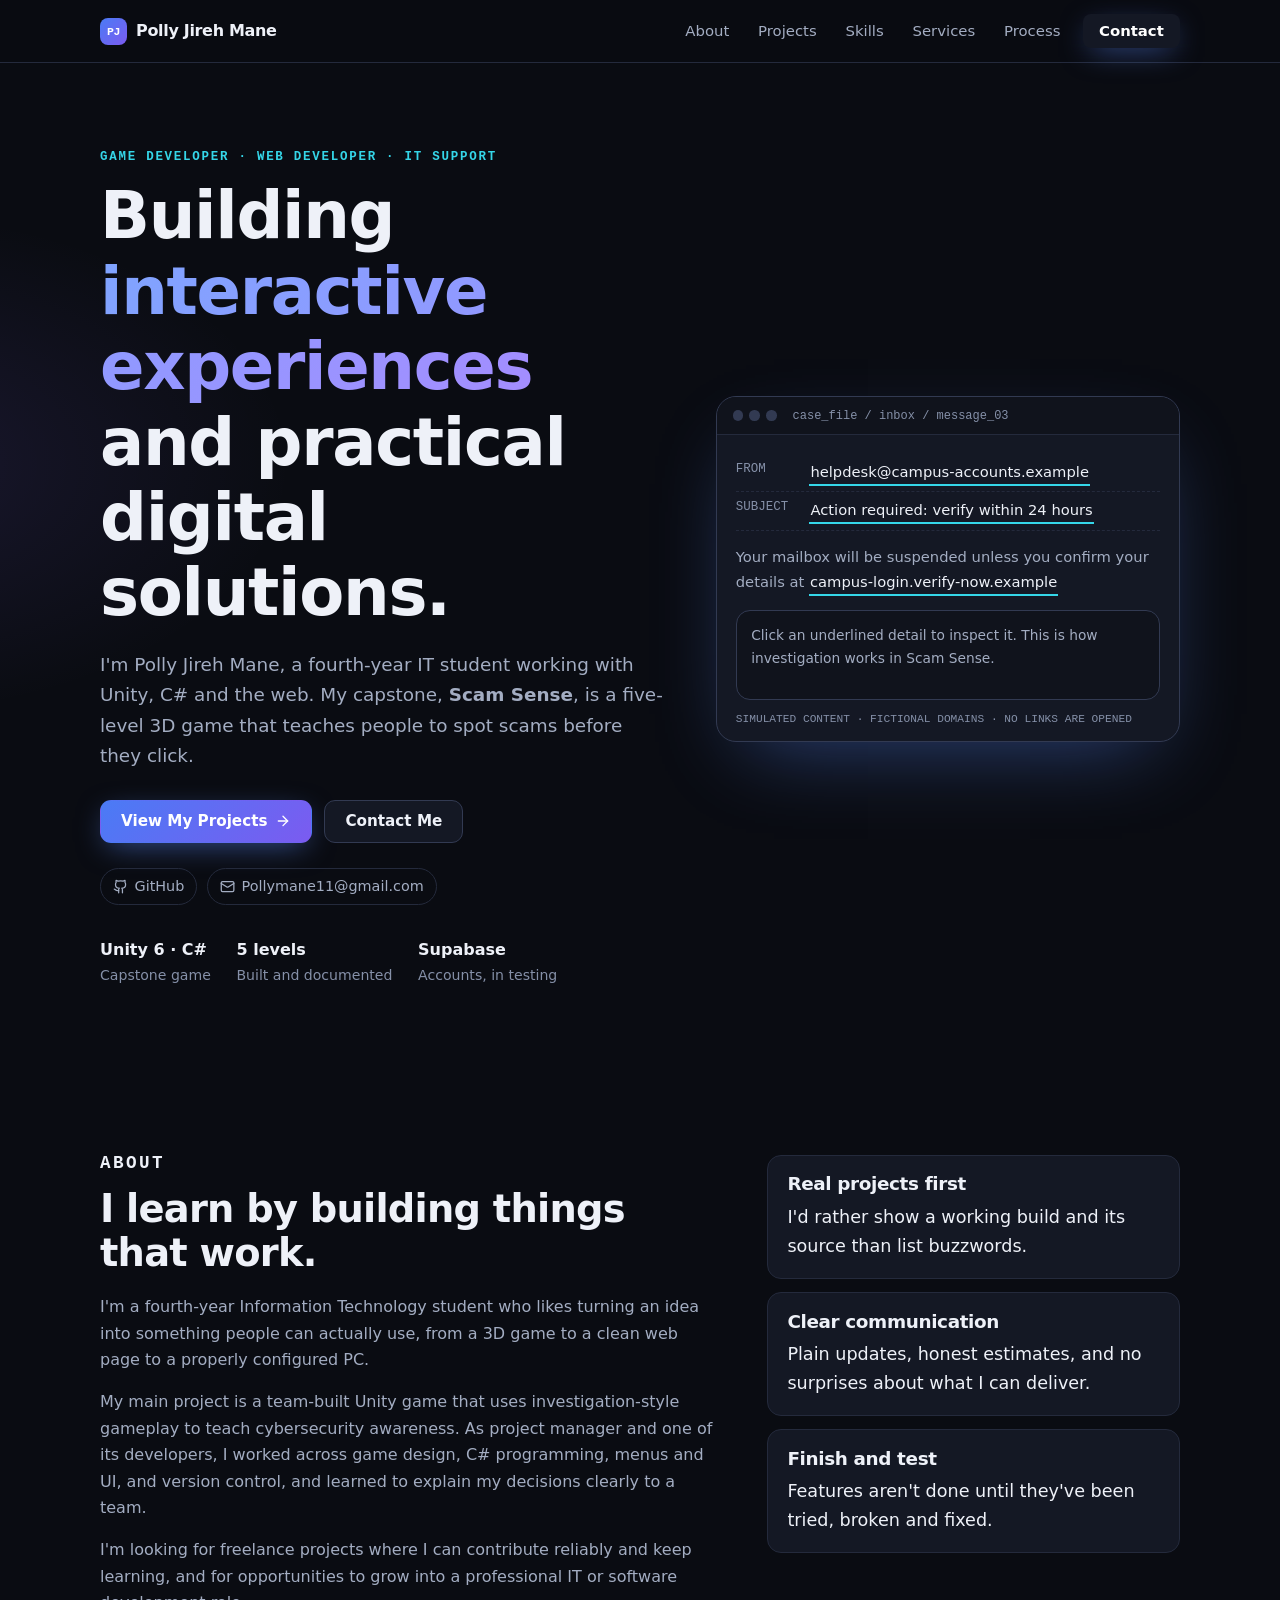
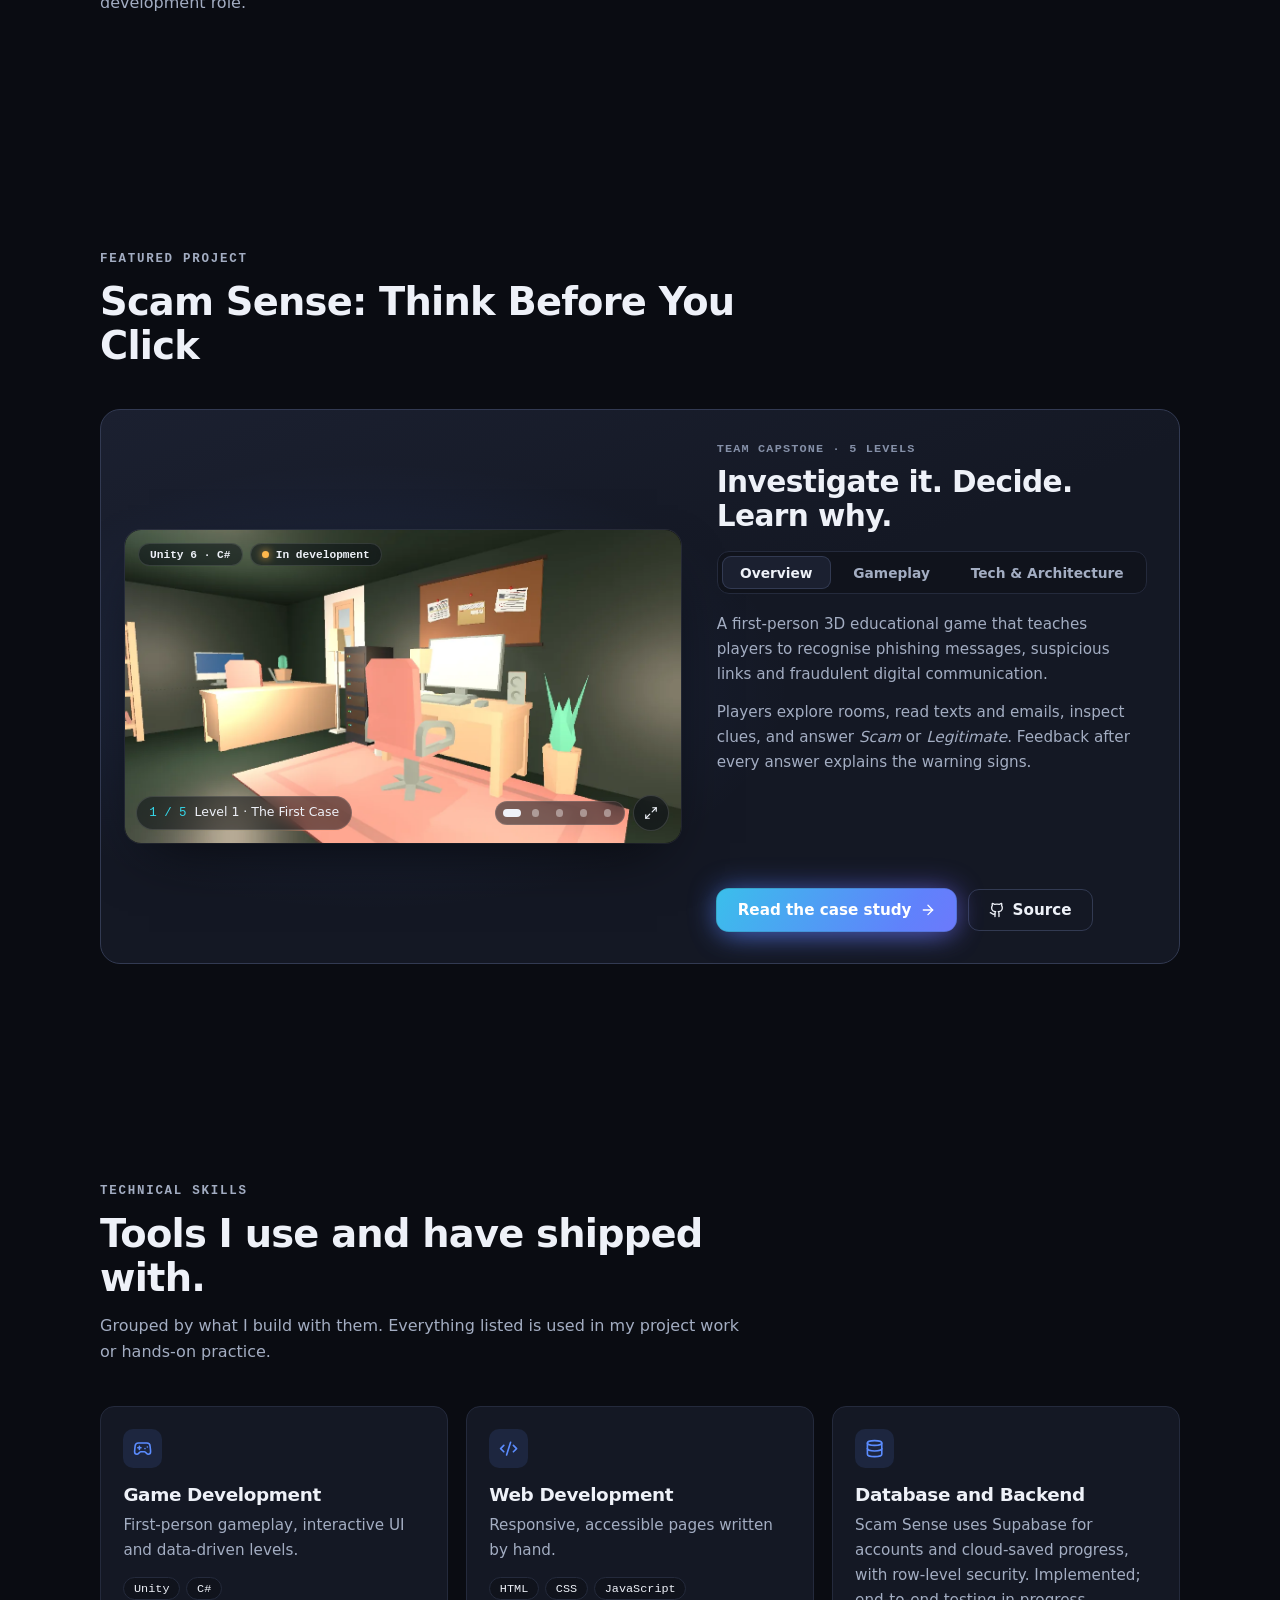
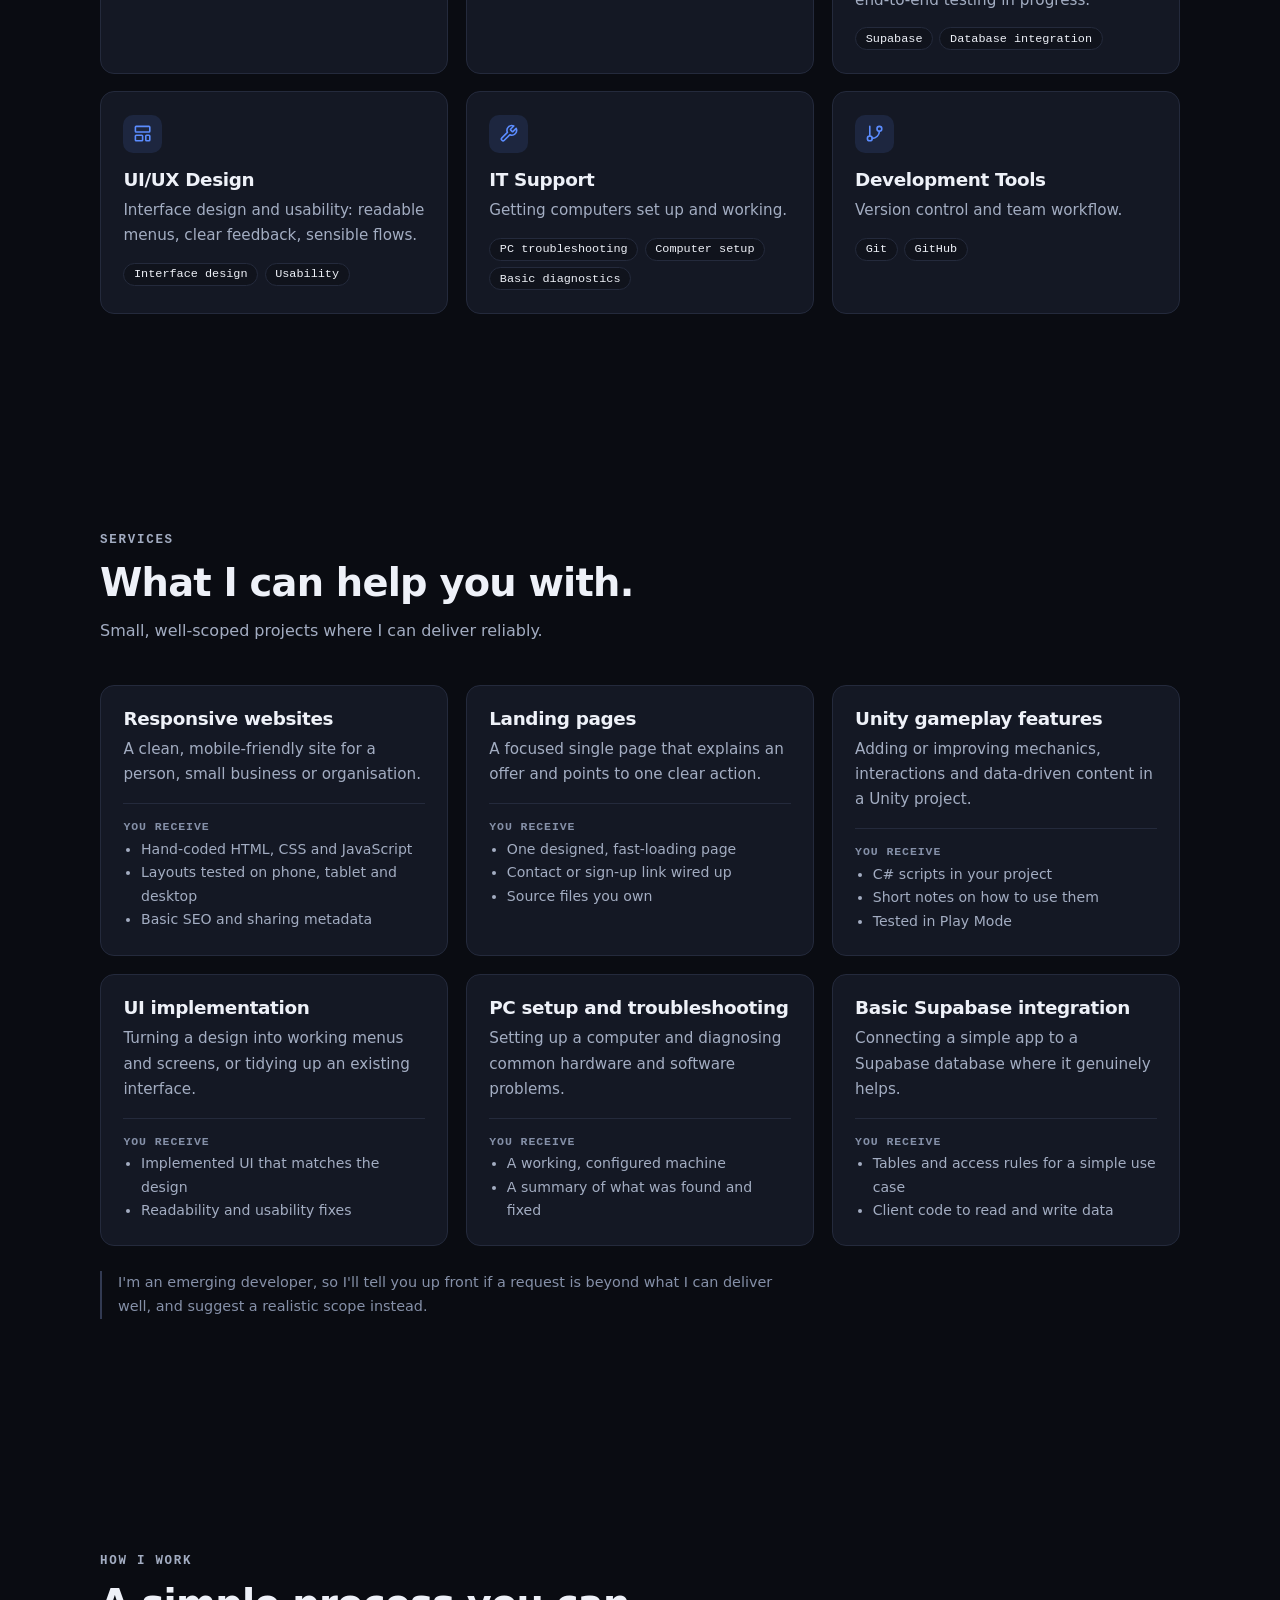
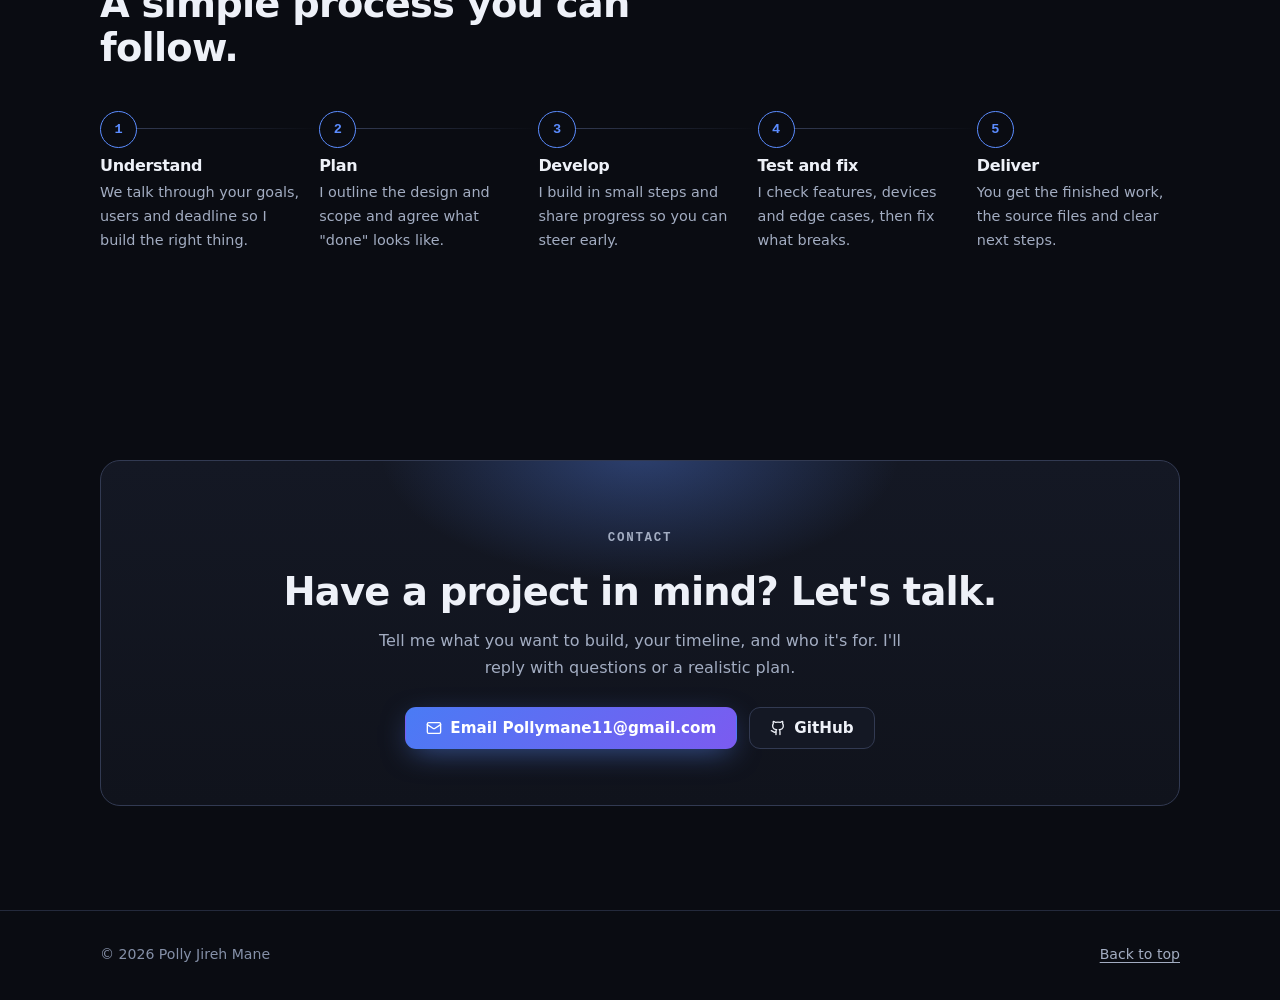
<file: index.html>
<!doctype html>
<html lang="en">
<head>
<meta charset="utf-8">
<meta name="viewport" content="width=device-width, initial-scale=1">
<title>Polly Jireh Mane | Developer for Games, Websites and IT Solutions</title>
<meta name="description" content="Polly Jireh Mane is a fourth-year IT student building Unity games, responsive websites and practical IT solutions. See the Scam Sense cybersecurity-awareness game and get in touch for freelance work.">
<meta name="theme-color" content="#0a0c12">
<link rel="icon" href="assets/favicon.svg" type="image/svg+xml">
<meta property="og:type" content="website">
<meta property="og:title" content="Polly Jireh Mane | Developer for Games, Websites and IT Solutions">
<meta property="og:description" content="Unity games, responsive websites and practical IT solutions. Featured project: Scam Sense, a first-person cybersecurity-awareness game.">
<meta property="og:image" content="https://pollyjireh.github.io/assets/img/og.jpg">
<meta property="og:url" content="https://pollyjireh.github.io/">
<link rel="canonical" href="https://pollyjireh.github.io/">
<meta name="twitter:card" content="summary_large_image">
<link rel="stylesheet" href="css/style.css">
</head>
<body>
<svg width="0" height="0" style="position:absolute" aria-hidden="true" focusable="false">
  <defs>
    <symbol id="i-github" viewBox="0 0 24 24" fill="none" stroke="currentColor" stroke-width="2" stroke-linecap="round" stroke-linejoin="round"><path d="M15 22v-4a4.8 4.8 0 0 0-1-3.5c3 0 6-2 6-5.5.08-1.25-.27-2.48-1-3.5.28-1.15.28-2.35 0-3.5 0 0-1 0-3 1.5-2.64-.5-5.36-.5-8 0C6 2 5 2 5 2c-.3 1.15-.3 2.35 0 3.5A5.4 5.4 0 0 0 4 9c0 3.5 3 5.5 6 5.5-.39.49-.68 1.05-.85 1.65-.17.6-.22 1.23-.15 1.85v4"/><path d="M9 18c-4.51 2-5-2-7-2"/></symbol>
    <symbol id="i-mail" viewBox="0 0 24 24" fill="none" stroke="currentColor" stroke-width="2" stroke-linecap="round" stroke-linejoin="round"><rect x="2" y="4" width="20" height="16" rx="2"/><path d="m22 7-8.97 5.7a1.94 1.94 0 0 1-2.06 0L2 7"/></symbol>
    <symbol id="i-in" viewBox="0 0 24 24" fill="none" stroke="currentColor" stroke-width="2" stroke-linecap="round" stroke-linejoin="round"><path d="M16 8a6 6 0 0 1 6 6v7h-4v-7a2 2 0 0 0-4 0v7h-4v-7a6 6 0 0 1 6-6z"/><rect x="2" y="9" width="4" height="12"/><circle cx="4" cy="4" r="2"/></symbol>
    <symbol id="i-arrow" viewBox="0 0 24 24" fill="none" stroke="currentColor" stroke-width="2" stroke-linecap="round" stroke-linejoin="round"><path d="M5 12h14"/><path d="m12 5 7 7-7 7"/></symbol>
    <symbol id="i-ext" viewBox="0 0 24 24" fill="none" stroke="currentColor" stroke-width="2" stroke-linecap="round" stroke-linejoin="round"><path d="M15 3h6v6"/><path d="M10 14 21 3"/><path d="M18 13v6a2 2 0 0 1-2 2H5a2 2 0 0 1-2-2V8a2 2 0 0 1 2-2h6"/></symbol>
    <symbol id="i-game" viewBox="0 0 24 24" fill="none" stroke="currentColor" stroke-width="2" stroke-linecap="round" stroke-linejoin="round"><path d="M6 11h4M8 9v4M15 12h.01M18 10h.01"/><path d="M17.32 5H6.68a4 4 0 0 0-3.98 3.59C2.6 9.42 2 14.46 2 16a3 3 0 0 0 3 3c1 0 1.5-.5 2-1l1.41-1.41A2 2 0 0 1 9.83 16h4.34a2 2 0 0 1 1.41.59L17 18c.5.5 1 1 2 1a3 3 0 0 0 3-3c0-1.55-.6-6.58-.69-7.26A4 4 0 0 0 17.32 5z"/></symbol>
    <symbol id="i-code" viewBox="0 0 24 24" fill="none" stroke="currentColor" stroke-width="2" stroke-linecap="round" stroke-linejoin="round"><path d="m18 16 4-4-4-4"/><path d="m6 8-4 4 4 4"/><path d="m14.5 4-5 16"/></symbol>
    <symbol id="i-db" viewBox="0 0 24 24" fill="none" stroke="currentColor" stroke-width="2" stroke-linecap="round" stroke-linejoin="round"><ellipse cx="12" cy="5" rx="9" ry="3"/><path d="M3 5v14a9 3 0 0 0 18 0V5"/><path d="M3 12a9 3 0 0 0 18 0"/></symbol>
    <symbol id="i-layout" viewBox="0 0 24 24" fill="none" stroke="currentColor" stroke-width="2" stroke-linecap="round" stroke-linejoin="round"><rect x="3" y="3" width="18" height="7" rx="1"/><rect x="3" y="14" width="9" height="7" rx="1"/><rect x="16" y="14" width="5" height="7" rx="1"/></symbol>
    <symbol id="i-wrench" viewBox="0 0 24 24" fill="none" stroke="currentColor" stroke-width="2" stroke-linecap="round" stroke-linejoin="round"><path d="M14.7 6.3a1 1 0 0 0 0 1.4l1.6 1.6a1 1 0 0 0 1.4 0l3.77-3.77a6 6 0 0 1-7.94 7.94l-6.91 6.91a2.12 2.12 0 0 1-3-3l6.91-6.91a6 6 0 0 1 7.94-7.94z"/></symbol>
    <symbol id="i-branch" viewBox="0 0 24 24" fill="none" stroke="currentColor" stroke-width="2" stroke-linecap="round" stroke-linejoin="round"><path d="M6 3v12"/><circle cx="18" cy="6" r="3"/><circle cx="6" cy="18" r="3"/><path d="M18 9a9 9 0 0 1-9 9"/></symbol>
    <symbol id="i-chev-l" viewBox="0 0 24 24" fill="none" stroke="currentColor" stroke-width="2" stroke-linecap="round" stroke-linejoin="round"><path d="m15 18-6-6 6-6"/></symbol>
    <symbol id="i-chev-r" viewBox="0 0 24 24" fill="none" stroke="currentColor" stroke-width="2" stroke-linecap="round" stroke-linejoin="round"><path d="m9 18 6-6-6-6"/></symbol>
    <symbol id="i-expand" viewBox="0 0 24 24" fill="none" stroke="currentColor" stroke-width="2" stroke-linecap="round" stroke-linejoin="round"><path d="M15 3h6v6"/><path d="M9 21H3v-6"/><path d="m21 3-7 7"/><path d="m3 21 7-7"/></symbol>
    <symbol id="i-x" viewBox="0 0 24 24" fill="none" stroke="currentColor" stroke-width="2" stroke-linecap="round" stroke-linejoin="round"><path d="M18 6 6 18"/><path d="m6 6 12 12"/></symbol>
  </defs>
</svg>

<a class="skip" href="#main">Skip to content</a>

<header class="site-head">
  <div class="wrap">
    <a class="brand" href="#top" aria-label="Polly Jireh Mane, back to top"><i>PJ</i> Polly Jireh Mane</a>
    <button class="menu-btn" aria-expanded="false" aria-controls="nav">Menu</button>
    <nav class="nav" id="nav" aria-label="Main">
      <a href="#about">About</a>
      <a href="#work">Projects</a>
      <a href="#skills">Skills</a>
      <a href="#services">Services</a>
      <a href="#process">Process</a>
      <a class="btn primary" href="#contact">Contact</a>
    </nav>
  </div>
</header>

<main id="main">
  <!-- HERO -->
  <section class="hero" id="top" aria-labelledby="hero-title">
    <div class="wrap">
      <div>
        <p class="eyebrow">Game developer · Web developer · IT support</p>
        <h1 id="hero-title">Building <span class="grad">interactive experiences</span> and practical digital solutions.</h1>
        <p class="lead">I'm Polly Jireh Mane, a fourth-year IT student working with Unity, C# and the web. My capstone, <strong>Scam Sense</strong>, is a five-level 3D game that teaches people to spot scams before they click.</p>
        <div class="cta">
          <a class="btn primary" href="#work">View My Projects <svg class="ico" aria-hidden="true"><use href="#i-arrow"/></svg></a>
          <a class="btn" href="#contact">Contact Me</a>
        </div>
        <div class="social">
          <a class="chip-link" data-contact="github" hidden><svg class="ico" aria-hidden="true"><use href="#i-github"/></svg> GitHub</a>
          <a class="chip-link" data-contact="email" hidden><svg class="ico" aria-hidden="true"><use href="#i-mail"/></svg> Pollymane11@gmail.com</a>
          <a class="chip-link" data-contact="linkedin" hidden><svg class="ico" aria-hidden="true"><use href="#i-in"/></svg> LinkedIn</a>
        </div>
        <ul class="facts">
          <li><b>Unity 6 · C#</b>Capstone game</li>
          <li><b>5 levels</b>Built and documented</li>
          <li><b>Supabase</b>Accounts, in testing</li>
        </ul>
      </div>

      <div class="panel reveal" role="group" aria-label="Interactive demo: inspect a suspicious email, like in Scam Sense">
        <div class="panel-bar"><i></i><i></i><i></i><span>case_file / inbox / message_03</span></div>
        <div class="panel-body">
          <div class="mail-row"><span>FROM</span><button class="flag" aria-pressed="false" data-title="LOOK-ALIKE SENDER" data-finding="The domain imitates a real organisation but doesn't match it. Always compare the sender's domain with the official one.">helpdesk@campus-accounts.example</button></div>
          <div class="mail-row"><span>SUBJECT</span><button class="flag" aria-pressed="false" data-title="URGENCY PRESSURE" data-finding="Deadlines and threats are meant to make you act before you think. Real services rarely demand action within hours.">Action required: verify within 24 hours</button></div>
          <p class="mail-body">Your mailbox will be suspended unless you confirm your details at <button class="flag" aria-pressed="false" data-title="MISMATCHED LINK" data-finding="The link points to a different domain than the sender claims. In the game, links are only simulated and are never opened.">campus-login.verify-now.example</button></p>
          <div class="finding" id="finding" aria-live="polite">Click an underlined detail to inspect it. This is how investigation works in Scam Sense.</div>
          <p class="sim">SIMULATED CONTENT · FICTIONAL DOMAINS · NO LINKS ARE OPENED</p>
        </div>
      </div>
    </div>
  </section>

  <!-- ABOUT -->
  <section id="about" aria-labelledby="about-title">
    <div class="wrap about">
      <div class="reveal">
        <p class="eyebrow">About</p>
        <h2 id="about-title">I learn by building things that work.</h2>
        <p style="margin-top:1.2rem">I'm a fourth-year Information Technology student who likes turning an idea into something people can actually use, from a 3D game to a clean web page to a properly configured PC.</p>
        <p>My main project is a team-built Unity game that uses investigation-style gameplay to teach cybersecurity awareness. As project manager and one of its developers, I worked across game design, C# programming, menus and UI, and version control, and learned to explain my decisions clearly to a team.</p>
        <p>I'm looking for freelance projects where I can contribute reliably and keep learning, and for opportunities to grow into a professional IT or software development role.</p>
      </div>
      <div class="principles">
        <div class="card reveal"><h3>Real projects first</h3><p>I'd rather show a working build and its source than list buzzwords.</p></div>
        <div class="card reveal"><h3>Clear communication</h3><p>Plain updates, honest estimates, and no surprises about what I can deliver.</p></div>
        <div class="card reveal"><h3>Finish and test</h3><p>Features aren't done until they've been tried, broken and fixed.</p></div>
      </div>
    </div>
  </section>

  <!-- FEATURED PROJECT -->
  <section id="work" aria-labelledby="work-title">
    <div class="wrap">
      <div class="sec-head reveal">
        <p class="eyebrow">Featured project</p>
        <h2 id="work-title">Scam Sense: Think Before You Click</h2>
      </div>
      <article class="featured reveal">
        <div class="media">
          <div class="frame" data-tilt>
            <div class="carousel" id="ss-carousel" role="region" aria-roledescription="carousel" aria-label="Scam Sense screenshots">
              <div class="slides">
                <img class="slide is-active" src="assets/img/level-1.webp" width="1280" height="720" alt="Level 1, The First Case: a first-person view inside a home" data-cap="Level 1 · The First Case" decoding="async">
                <img class="slide" src="assets/img/level-2.webp" width="1280" height="720" alt="Level 2, The Investigation: a cybersecurity office with an evidence board" data-cap="Level 2 · The Investigation" loading="lazy" decoding="async">
                <img class="slide" src="assets/img/level-3.webp" width="1280" height="720" alt="Level 3, The Digital Trap: a dark operations room with case-file screens" data-cap="Level 3 · The Digital Trap" loading="lazy" decoding="async">
                <img class="slide" src="assets/img/level-4.webp" width="1280" height="720" alt="Level 4, Digital Forensics Lab: a bright lab with evidence stations" data-cap="Level 4 · Digital Forensics Lab" loading="lazy" decoding="async">
                <img class="slide" src="assets/img/level-5.webp" width="1280" height="720" alt="Level 5, The Compromised Campus Network: a computer lab with hexagonal desk pods" data-cap="Level 5 · The Compromised Campus Network" loading="lazy" decoding="async">
              </div>
              <div class="glass-badges" aria-hidden="true">
                <span class="glass">Unity 6 · C#</span>
                <span class="glass"><i class="dot"></i>In development</span>
              </div>
              <button class="car-btn prev" type="button" aria-label="Previous screenshot"><svg class="ico" aria-hidden="true"><use href="#i-chev-l"/></svg></button>
              <button class="car-btn next" type="button" aria-label="Next screenshot"><svg class="ico" aria-hidden="true"><use href="#i-chev-r"/></svg></button>
              <div class="car-foot">
                <p class="glass car-cap" aria-live="polite"><span class="car-count">1 / 5</span> <span class="car-title">Level 1 · The First Case</span></p>
                <div class="car-tools">
                  <div class="dots" role="group" aria-label="Choose screenshot"></div>
                  <button class="car-btn expand" type="button" aria-label="View screenshot full size"><svg class="ico" aria-hidden="true"><use href="#i-expand"/></svg></button>
                </div>
              </div>
            </div>
            <span class="glare" aria-hidden="true"></span>
          </div>
        </div>
        <div class="body">
          <p class="kicker">Team capstone · 5 levels</p>
          <h3>Investigate it. Decide. Learn why.</h3>
          <div class="tabs" data-tabs>
            <div class="tablist" role="tablist" aria-label="Scam Sense details">
              <button role="tab" id="tab-ov" aria-controls="panel-ov" aria-selected="true" type="button">Overview</button>
              <button role="tab" id="tab-gp" aria-controls="panel-gp" aria-selected="false" tabindex="-1" type="button">Gameplay</button>
              <button role="tab" id="tab-tech" aria-controls="panel-tech" aria-selected="false" tabindex="-1" type="button">Tech &amp; Architecture</button>
              <span class="tab-ink" aria-hidden="true"></span>
            </div>
            <div class="tab-panels">
              <div role="tabpanel" id="panel-ov" aria-labelledby="tab-ov" tabindex="0" class="is-active">
                <p>A first-person 3D educational game that teaches players to recognise phishing messages, suspicious links and fraudulent digital communication.</p>
                <p>Players explore rooms, read texts and emails, inspect clues, and answer <em>Scam</em> or <em>Legitimate</em>. Feedback after every answer explains the warning signs.</p>
              </div>
              <div role="tabpanel" id="panel-gp" aria-labelledby="tab-gp" tabindex="0" inert>
                <ul class="ticks">
                  <li>Texts on an in-game phone; emails and web pages on working computers</li>
                  <li>Clickable senders, phrases and links feed an Evidence Notebook</li>
                  <li>Explained consequences for trusting a scam or raising a false alarm</li>
                  <li>Fair per-message reading time, stars, XP and score-based room unlocks</li>
                </ul>
              </div>
              <div role="tabpanel" id="panel-tech" aria-labelledby="tab-tech" tabindex="0" inert>
                <ul class="ticks">
                  <li><b>Unity 6</b> with the Built-in Render Pipeline and the Input System</li>
                  <li><b>C#</b> gameplay; level content in data assets, not hard-coded</li>
                  <li><b>uGUI + TextMeshPro</b> menus, mostly built at runtime</li>
                  <li><b>Supabase</b> Auth + Postgres over HTTP, with row-level security. Implemented, end-to-end testing in progress</li>
                </ul>
              </div>
            </div>
          </div>
          <div class="btns">
            <a class="btn primary glow" href="projects/scam-sense.html">Read the case study <svg class="ico" aria-hidden="true"><use href="#i-arrow"/></svg></a>
            <a class="btn" data-repo target="_blank" rel="noopener noreferrer"><svg class="ico" aria-hidden="true"><use href="#i-github"/></svg> Source</a>
            <a class="btn" data-demo target="_blank" rel="noopener noreferrer" hidden>Play demo <svg class="ico" aria-hidden="true"><use href="#i-ext"/></svg></a>
          </div>
        </div>
      </article>

      <!-- Filled from js/projects.js; hidden while that list is empty. -->
      <div id="more-projects" hidden>
        <div class="sec-head" style="margin-top:var(--s5)">
          <h2 style="font-size:1.5rem">More projects</h2>
        </div>
        <div class="grid g3" id="projects-grid"></div>
      </div>
    </div>
  </section>

  <!-- SKILLS -->
  <section id="skills" aria-labelledby="skills-title">
    <div class="wrap">
      <div class="sec-head reveal">
        <p class="eyebrow">Technical skills</p>
        <h2 id="skills-title">Tools I use and have shipped with.</h2>
        <p>Grouped by what I build with them. Everything listed is used in my project work or hands-on practice.</p>
      </div>
      <div class="grid g3">
        <article class="card skill reveal"><div class="card-icon"><svg aria-hidden="true"><use href="#i-game"/></svg></div><h3>Game Development</h3><p>First-person gameplay, interactive UI and data-driven levels.</p><ul class="tags"><li>Unity</li><li>C#</li></ul></article>
        <article class="card skill reveal"><div class="card-icon"><svg aria-hidden="true"><use href="#i-code"/></svg></div><h3>Web Development</h3><p>Responsive, accessible pages written by hand.</p><ul class="tags"><li>HTML</li><li>CSS</li><li>JavaScript</li></ul></article>
        <article class="card skill reveal"><div class="card-icon"><svg aria-hidden="true"><use href="#i-db"/></svg></div><h3>Database and Backend</h3><p>Scam Sense uses Supabase for accounts and cloud-saved progress, with row-level security. Implemented; end-to-end testing in progress.</p><ul class="tags"><li>Supabase</li><li>Database integration</li></ul></article>
        <article class="card skill reveal"><div class="card-icon"><svg aria-hidden="true"><use href="#i-layout"/></svg></div><h3>UI/UX Design</h3><p>Interface design and usability: readable menus, clear feedback, sensible flows.</p><ul class="tags"><li>Interface design</li><li>Usability</li></ul></article>
        <article class="card skill reveal"><div class="card-icon"><svg aria-hidden="true"><use href="#i-wrench"/></svg></div><h3>IT Support</h3><p>Getting computers set up and working.</p><ul class="tags"><li>PC troubleshooting</li><li>Computer setup</li><li>Basic diagnostics</li></ul></article>
        <article class="card skill reveal"><div class="card-icon"><svg aria-hidden="true"><use href="#i-branch"/></svg></div><h3>Development Tools</h3><p>Version control and team workflow.</p><ul class="tags"><li>Git</li><li>GitHub</li></ul></article>
      </div>
    </div>
  </section>

  <!-- SERVICES -->
  <section id="services" aria-labelledby="services-title">
    <div class="wrap">
      <div class="sec-head reveal">
        <p class="eyebrow">Services</p>
        <h2 id="services-title">What I can help you with.</h2>
        <p>Small, well-scoped projects where I can deliver reliably.</p>
      </div>
      <div class="grid g3">
        <article class="card service reveal"><h3>Responsive websites</h3><p>A clean, mobile-friendly site for a person, small business or organisation.</p><div class="deliver"><b>You receive</b><ul><li>Hand-coded HTML, CSS and JavaScript</li><li>Layouts tested on phone, tablet and desktop</li><li>Basic SEO and sharing metadata</li></ul></div></article>
        <article class="card service reveal"><h3>Landing pages</h3><p>A focused single page that explains an offer and points to one clear action.</p><div class="deliver"><b>You receive</b><ul><li>One designed, fast-loading page</li><li>Contact or sign-up link wired up</li><li>Source files you own</li></ul></div></article>
        <article class="card service reveal"><h3>Unity gameplay features</h3><p>Adding or improving mechanics, interactions and data-driven content in a Unity project.</p><div class="deliver"><b>You receive</b><ul><li>C# scripts in your project</li><li>Short notes on how to use them</li><li>Tested in Play Mode</li></ul></div></article>
        <article class="card service reveal"><h3>UI implementation</h3><p>Turning a design into working menus and screens, or tidying up an existing interface.</p><div class="deliver"><b>You receive</b><ul><li>Implemented UI that matches the design</li><li>Readability and usability fixes</li></ul></div></article>
        <article class="card service reveal"><h3>PC setup and troubleshooting</h3><p>Setting up a computer and diagnosing common hardware and software problems.</p><div class="deliver"><b>You receive</b><ul><li>A working, configured machine</li><li>A summary of what was found and fixed</li></ul></div></article>
        <article class="card service reveal"><h3>Basic Supabase integration</h3><p>Connecting a simple app to a Supabase database where it genuinely helps.</p><div class="deliver"><b>You receive</b><ul><li>Tables and access rules for a simple use case</li><li>Client code to read and write data</li></ul></div></article>
      </div>
      <p class="note">I'm an emerging developer, so I'll tell you up front if a request is beyond what I can deliver well, and suggest a realistic scope instead.</p>
    </div>
  </section>

  <!-- PROCESS -->
  <section id="process" aria-labelledby="process-title">
    <div class="wrap">
      <div class="sec-head reveal">
        <p class="eyebrow">How I work</p>
        <h2 id="process-title">A simple process you can follow.</h2>
      </div>
      <ol class="steps reveal">
        <li class="step"><h3>Understand</h3><p>We talk through your goals, users and deadline so I build the right thing.</p></li>
        <li class="step"><h3>Plan</h3><p>I outline the design and scope and agree what "done" looks like.</p></li>
        <li class="step"><h3>Develop</h3><p>I build in small steps and share progress so you can steer early.</p></li>
        <li class="step"><h3>Test and fix</h3><p>I check features, devices and edge cases, then fix what breaks.</p></li>
        <li class="step"><h3>Deliver</h3><p>You get the finished work, the source files and clear next steps.</p></li>
      </ol>
    </div>
  </section>

  <!-- CONTACT -->
  <section id="contact" aria-labelledby="contact-title">
    <div class="wrap">
      <div class="contact reveal">
        <p class="eyebrow">Contact</p>
        <h2 id="contact-title">Have a project in mind? Let's talk.</h2>
        <p>Tell me what you want to build, your timeline, and who it's for. I'll reply with questions or a realistic plan.</p>
        <div class="cta">
          <a class="btn primary" href="mailto:Pollymane11@gmail.com" data-contact="email"><svg class="ico" aria-hidden="true"><use href="#i-mail"/></svg> Email Pollymane11@gmail.com</a>
          <a class="btn" href="https://github.com/PollyJireh" data-contact="github" target="_blank" rel="noopener noreferrer"><svg class="ico" aria-hidden="true"><use href="#i-github"/></svg> GitHub</a>
          <a class="btn" data-contact="linkedin" hidden><svg class="ico" aria-hidden="true"><use href="#i-in"/></svg> LinkedIn</a>
        </div>
      </div>
    </div>
  </section>
</main>

<dialog class="lightbox" id="lightbox" aria-label="Scam Sense screenshot viewer">
  <figure>
    <img src="assets/img/level-1.webp" width="1280" height="720" alt="">
    <figcaption></figcaption>
  </figure>
  <button class="car-btn prev" type="button" aria-label="Previous screenshot"><svg class="ico" aria-hidden="true"><use href="#i-chev-l"/></svg></button>
  <button class="car-btn next" type="button" aria-label="Next screenshot"><svg class="ico" aria-hidden="true"><use href="#i-chev-r"/></svg></button>
  <button class="car-btn close" type="button" aria-label="Close viewer"><svg class="ico" aria-hidden="true"><use href="#i-x"/></svg></button>
</dialog>

<footer>
  <div class="wrap">
    <span>© <span id="year">2026</span> Polly Jireh Mane</span>
    <a href="#top">Back to top</a>
  </div>
</footer>

<script src="js/config.js"></script>
<script src="js/projects.js"></script>
<script src="js/main.js"></script>
</body>
</html>
</file>
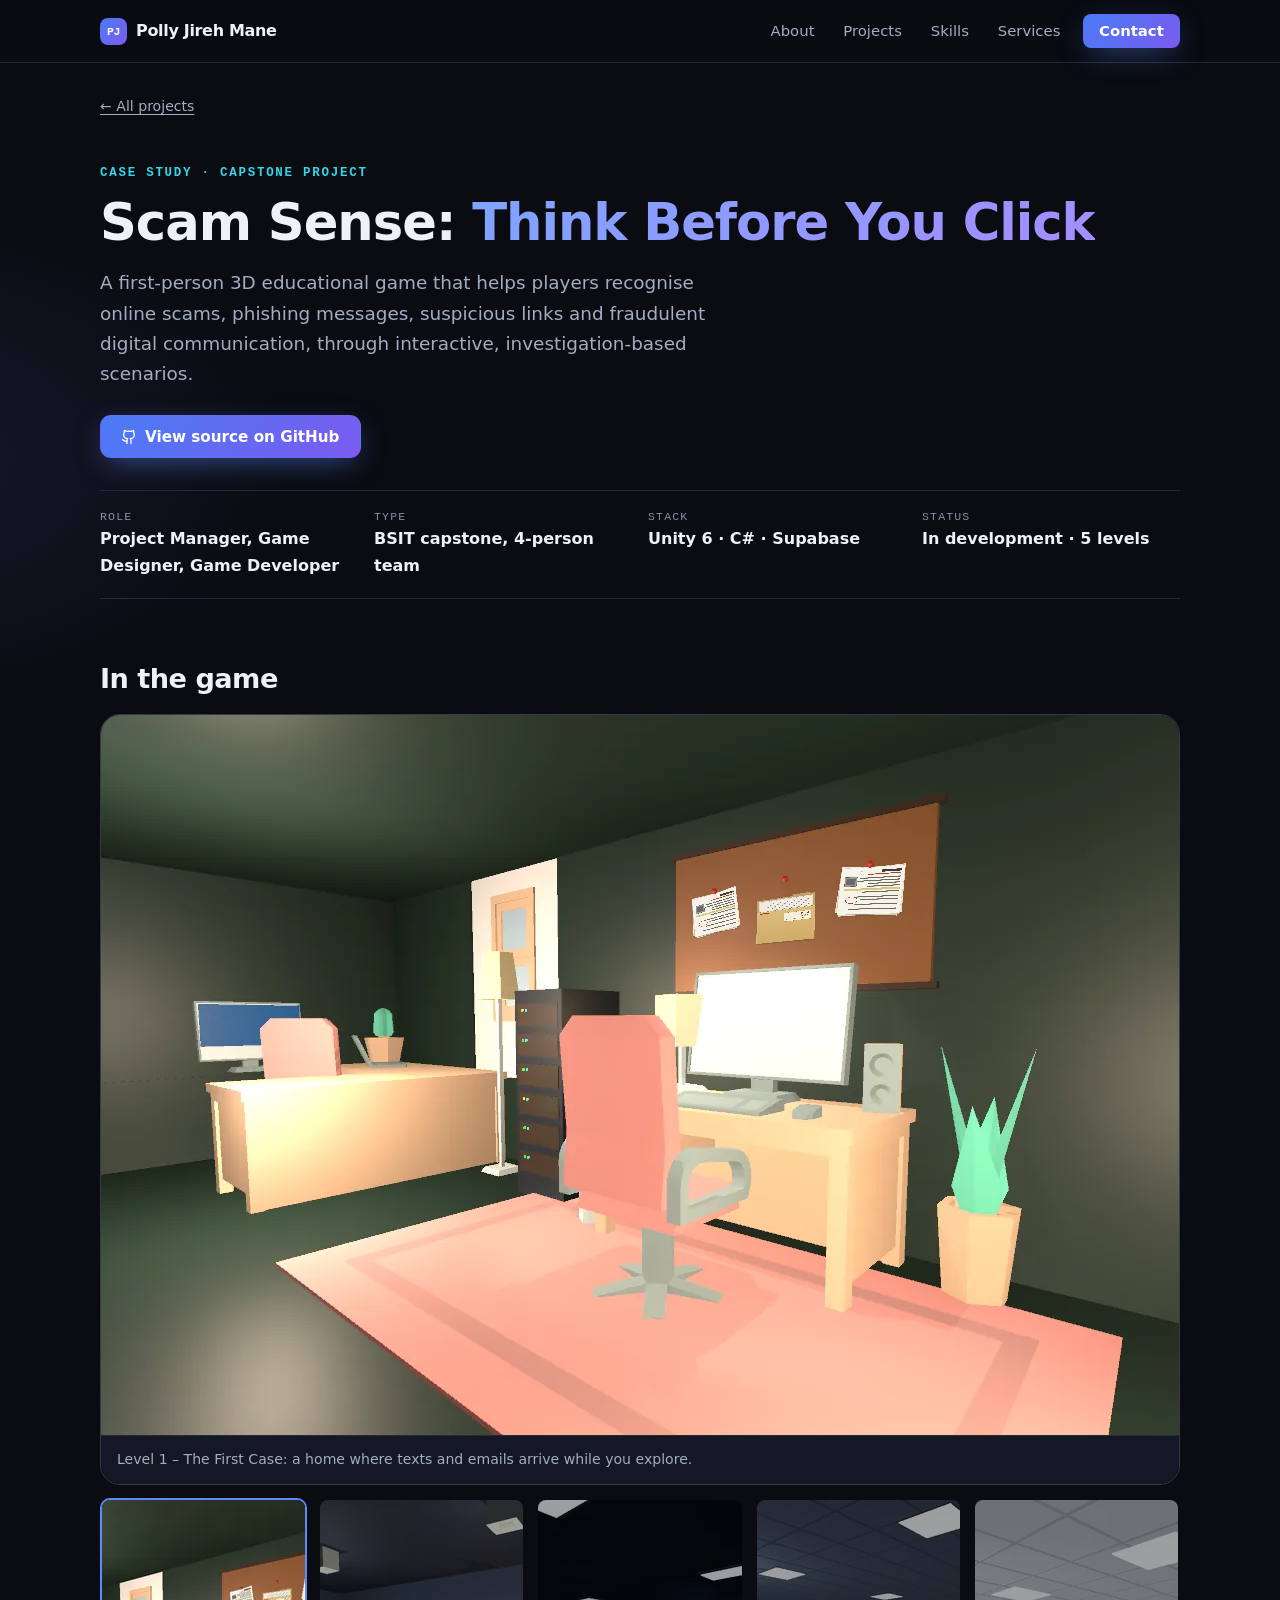
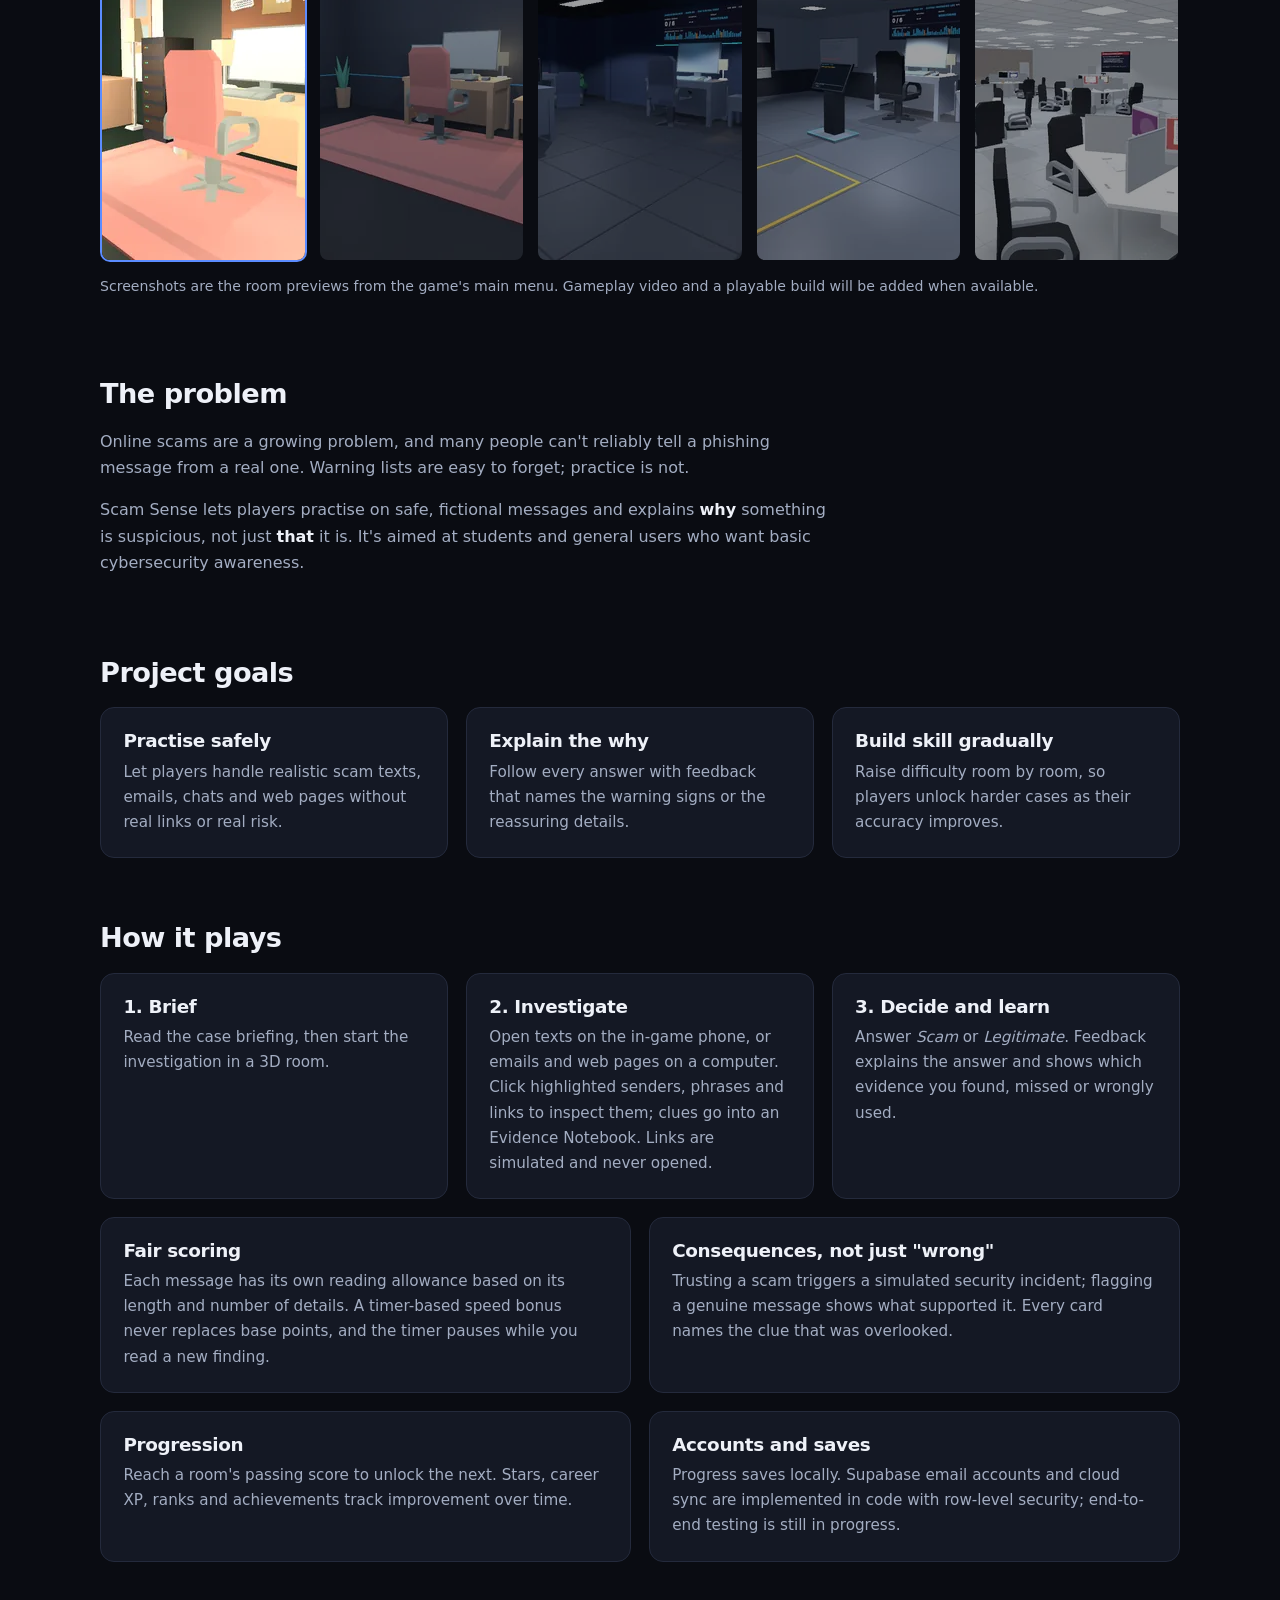
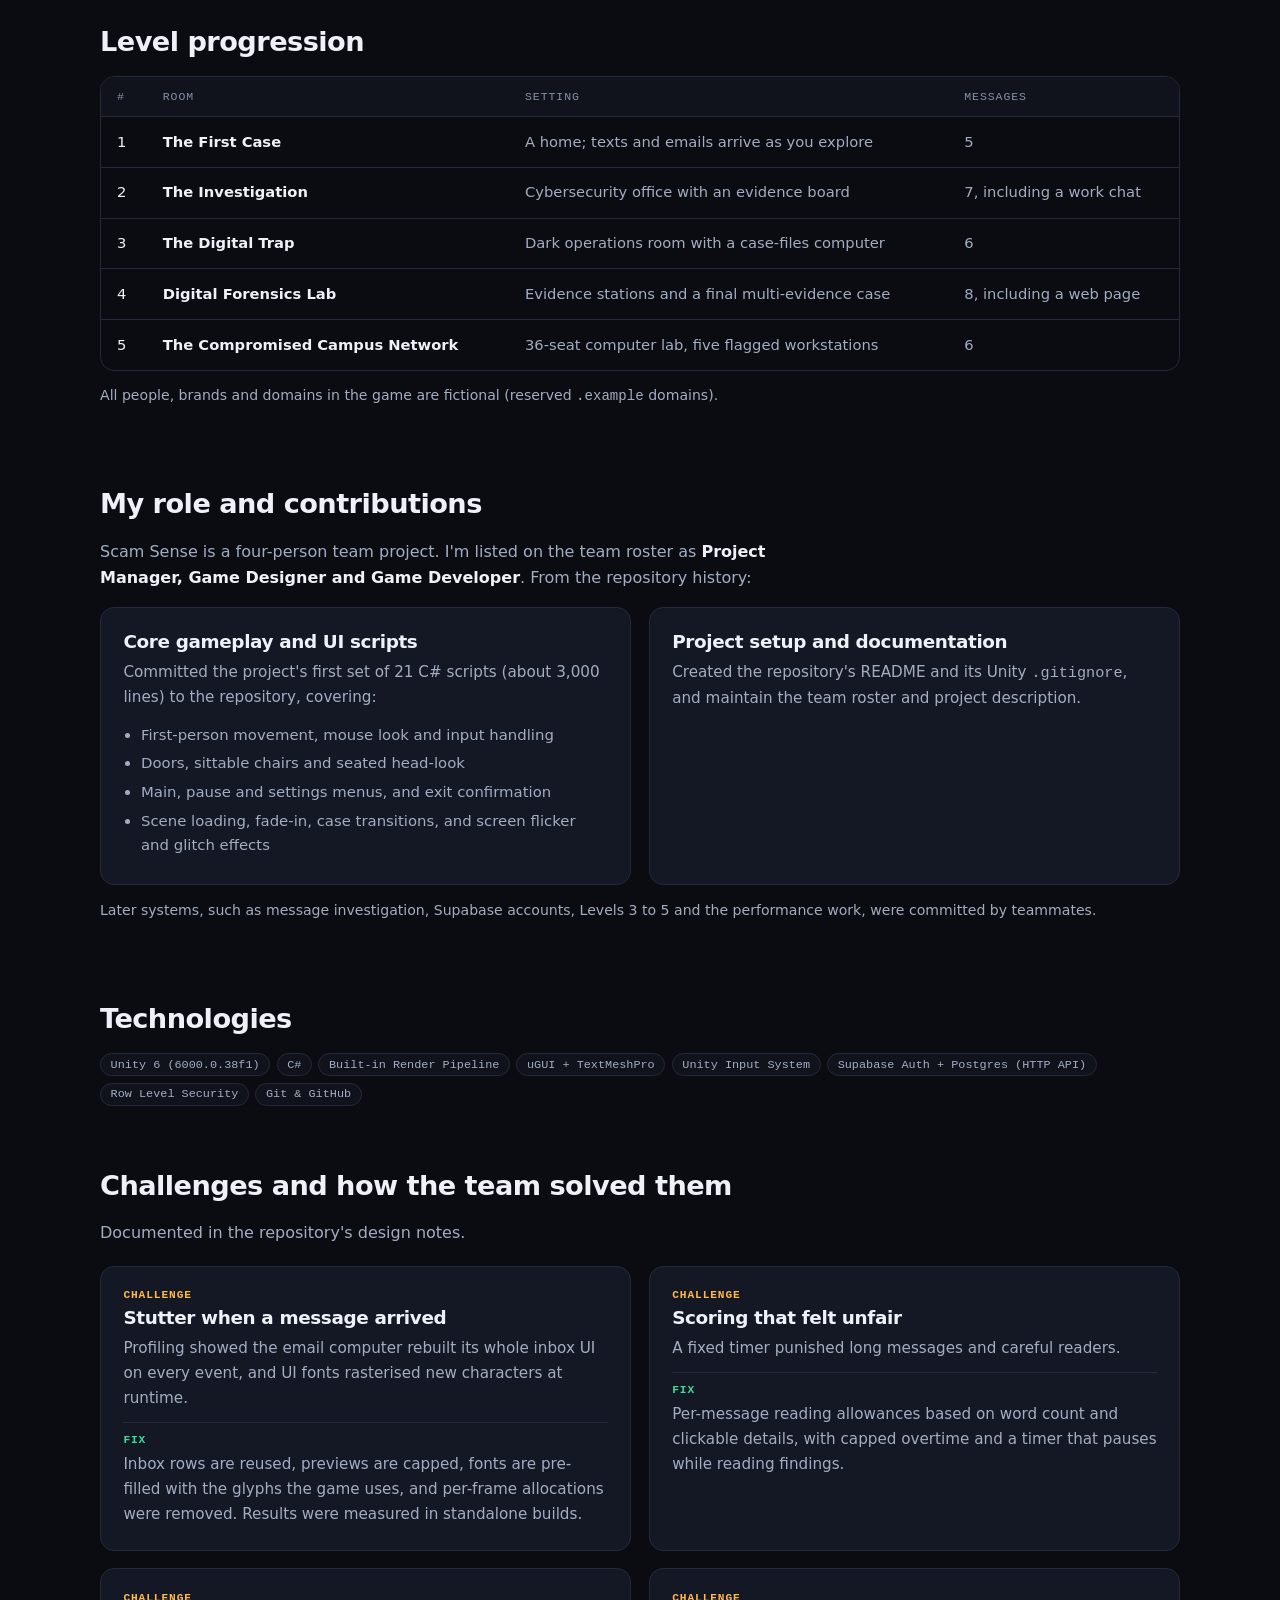
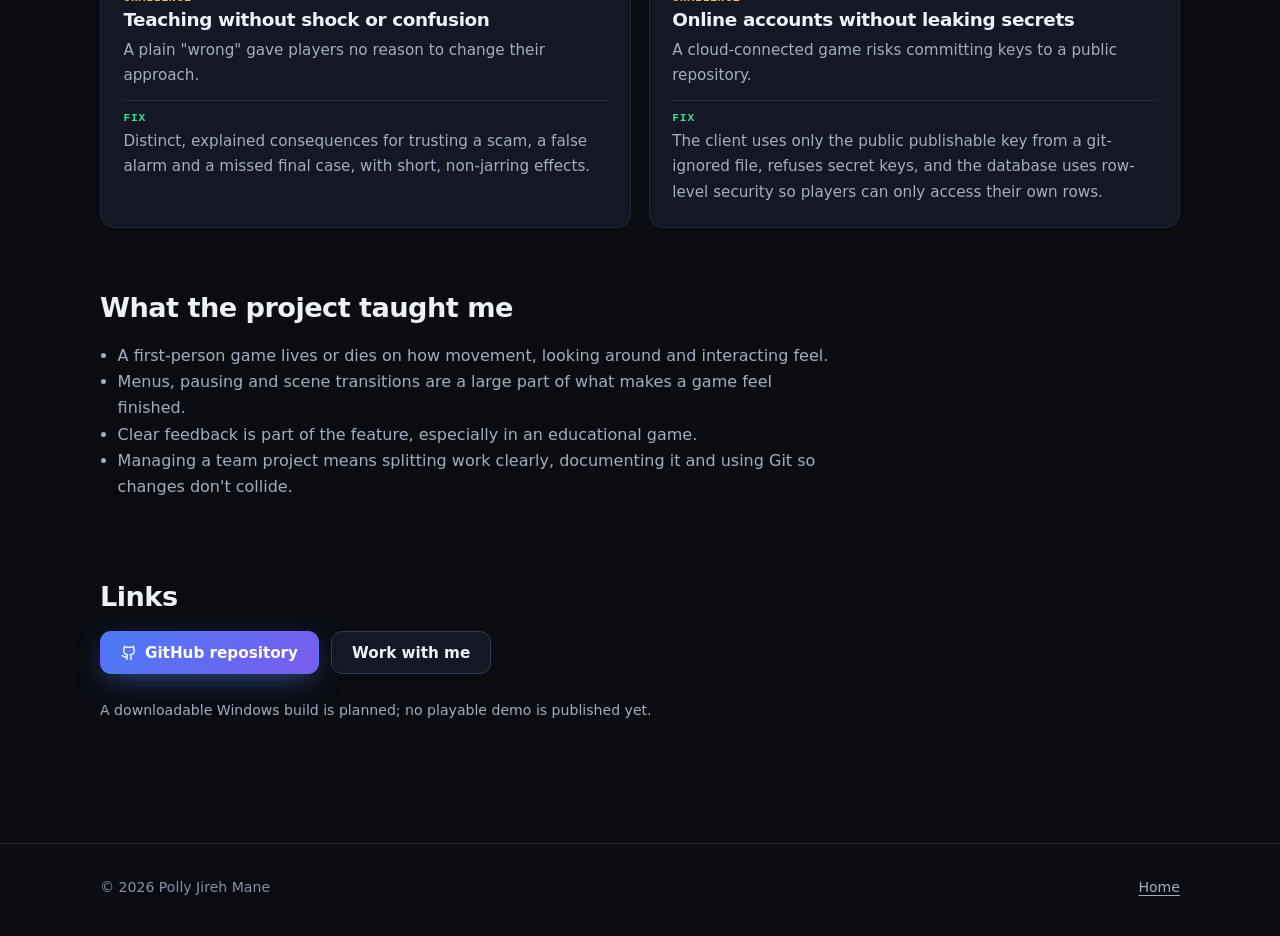
<file: projects/scam-sense.html>
<!doctype html>
<html lang="en">
<head>
<meta charset="utf-8">
<meta name="viewport" content="width=device-width, initial-scale=1">
<title>Scam Sense: Think Before You Click | Case Study | Polly Jireh Mane</title>
<meta name="description" content="Case study of Scam Sense, a first-person 3D Unity game that teaches players to recognise phishing and scam messages through investigation gameplay.">
<meta name="theme-color" content="#0a0c12">
<link rel="icon" href="../assets/favicon.svg" type="image/svg+xml">
<meta property="og:type" content="article">
<meta property="og:title" content="Scam Sense: Think Before You Click | Case Study">
<meta property="og:description" content="A first-person 3D educational game that teaches players to spot scams. Built with Unity 6 and C#.">
<meta property="og:image" content="https://pollyjireh.github.io/assets/img/og.jpg">
<meta property="og:url" content="https://pollyjireh.github.io/projects/scam-sense.html">
<link rel="canonical" href="https://pollyjireh.github.io/projects/scam-sense.html">
<meta name="twitter:card" content="summary_large_image">
<link rel="stylesheet" href="../css/style.css">
</head>
<body>
<svg width="0" height="0" style="position:absolute" aria-hidden="true" focusable="false">
  <defs>
    <symbol id="i-github" viewBox="0 0 24 24" fill="none" stroke="currentColor" stroke-width="2" stroke-linecap="round" stroke-linejoin="round"><path d="M15 22v-4a4.8 4.8 0 0 0-1-3.5c3 0 6-2 6-5.5.08-1.25-.27-2.48-1-3.5.28-1.15.28-2.35 0-3.5 0 0-1 0-3 1.5-2.64-.5-5.36-.5-8 0C6 2 5 2 5 2c-.3 1.15-.3 2.35 0 3.5A5.4 5.4 0 0 0 4 9c0 3.5 3 5.5 6 5.5-.39.49-.68 1.05-.85 1.65-.17.6-.22 1.23-.15 1.85v4"/><path d="M9 18c-4.51 2-5-2-7-2"/></symbol>
    <symbol id="i-ext" viewBox="0 0 24 24" fill="none" stroke="currentColor" stroke-width="2" stroke-linecap="round" stroke-linejoin="round"><path d="M15 3h6v6"/><path d="M10 14 21 3"/><path d="M18 13v6a2 2 0 0 1-2 2H5a2 2 0 0 1-2-2V8a2 2 0 0 1 2-2h6"/></symbol>
  </defs>
</svg>
<a class="skip" href="#main">Skip to content</a>

<header class="site-head">
  <div class="wrap">
    <a class="brand" href="../index.html" aria-label="Polly Jireh Mane, home"><i>PJ</i> Polly Jireh Mane</a>
    <button class="menu-btn" aria-expanded="false" aria-controls="nav">Menu</button>
    <nav class="nav" id="nav" aria-label="Main">
      <a href="../index.html#about">About</a>
      <a href="../index.html#work">Projects</a>
      <a href="../index.html#skills">Skills</a>
      <a href="../index.html#services">Services</a>
      <a class="btn primary" href="../index.html#contact">Contact</a>
    </nav>
  </div>
</header>

<main id="main">
  <div class="wrap">
    <p class="crumb"><a href="../index.html#work">← All projects</a></p>

    <section class="p-hero" style="padding-bottom:0">
      <p class="eyebrow">Case study · Capstone project</p>
      <h1>Scam Sense: <span class="grad">Think Before You Click</span></h1>
      <p class="lead">A first-person 3D educational game that helps players recognise online scams, phishing messages, suspicious links and fraudulent digital communication, through interactive, investigation-based scenarios.</p>
      <div class="cta" style="margin-top:1.6rem">
        <a class="btn primary" data-repo target="_blank" rel="noopener noreferrer"><svg class="ico" aria-hidden="true"><use href="#i-github"/></svg> View source on GitHub</a>
        <a class="btn" data-demo target="_blank" rel="noopener noreferrer" hidden>Play demo <svg class="ico" aria-hidden="true"><use href="#i-ext"/></svg></a>
      </div>
      <dl class="meta">
        <div><dt>Role</dt><dd>Project Manager, Game Designer, Game Developer</dd></div>
        <div><dt>Type</dt><dd>BSIT capstone, 4-person team</dd></div>
        <div><dt>Stack</dt><dd>Unity 6 · C# · Supabase</dd></div>
        <div><dt>Status</dt><dd>In development · 5 levels</dd></div>
      </dl>
    </section>

    <section class="p-sec" aria-labelledby="shots">
      <h2 id="shots">In the game</h2>
      <figure class="shot-main">
        <img id="shot" src="../assets/img/level-1.webp" width="1280" height="720" alt="Level 1 – The First Case: a first-person view inside a home">
        <figcaption id="shot-cap">Level 1 – The First Case: a home where texts and emails arrive while you explore.</figcaption>
      </figure>
      <div class="thumbs" role="group" aria-label="Choose a screenshot">
        <button class="thumb" aria-pressed="true" aria-label="Level 1, The First Case" data-full="../assets/img/level-1.webp" data-alt="Level 1 – The First Case: a first-person view inside a home" data-cap="Level 1 – The First Case: a home where texts and emails arrive while you explore."><img src="../assets/img/level-1-sm.webp" width="640" height="360" alt="" loading="lazy"></button>
        <button class="thumb" aria-pressed="false" aria-label="Level 2, The Investigation" data-full="../assets/img/level-2.webp" data-alt="Level 2 – The Investigation: cybersecurity office with an evidence board" data-cap="Level 2 – The Investigation: a cybersecurity office with an evidence board."><img src="../assets/img/level-2-sm.webp" width="640" height="360" alt="" loading="lazy"></button>
        <button class="thumb" aria-pressed="false" aria-label="Level 3, The Digital Trap" data-full="../assets/img/level-3.webp" data-alt="Level 3 – The Digital Trap: a dark operations room with case-file screens" data-cap="Level 3 – The Digital Trap: a dark operations room with a case-files computer."><img src="../assets/img/level-3-sm.webp" width="640" height="360" alt="" loading="lazy"></button>
        <button class="thumb" aria-pressed="false" aria-label="Level 4, Digital Forensics Lab" data-full="../assets/img/level-4.webp" data-alt="Level 4 – Digital Forensics Lab: a bright lab with evidence stations" data-cap="Level 4 – Digital Forensics Lab: evidence stations and a final case terminal."><img src="../assets/img/level-4-sm.webp" width="640" height="360" alt="" loading="lazy"></button>
        <button class="thumb" aria-pressed="false" aria-label="Level 5, The Compromised Campus Network" data-full="../assets/img/level-5.webp" data-alt="Level 5 – The Compromised Campus Network: a computer lab with hexagonal desk pods" data-cap="Level 5 – The Compromised Campus Network: a 36-seat computer lab with five flagged workstations."><img src="../assets/img/level-5-sm.webp" width="640" height="360" alt="" loading="lazy"></button>
      </div>
      <p class="muted" style="font-size:.88rem;margin-top:.8rem">Screenshots are the room previews from the game's main menu. Gameplay video and a playable build will be added when available.</p>
    </section>

    <section class="p-sec" aria-labelledby="problem">
      <h2 id="problem">The problem</h2>
      <div class="prose">
        <p>Online scams are a growing problem, and many people can't reliably tell a phishing message from a real one. Warning lists are easy to forget; practice is not.</p>
        <p>Scam Sense lets players practise on safe, fictional messages and explains <strong>why</strong> something is suspicious, not just <strong>that</strong> it is. It's aimed at students and general users who want basic cybersecurity awareness.</p>
      </div>
    </section>

    <section class="p-sec" aria-labelledby="goals">
      <h2 id="goals">Project goals</h2>
      <div class="grid g3">
        <article class="card"><h3>Practise safely</h3><p>Let players handle realistic scam texts, emails, chats and web pages without real links or real risk.</p></article>
        <article class="card"><h3>Explain the why</h3><p>Follow every answer with feedback that names the warning signs or the reassuring details.</p></article>
        <article class="card"><h3>Build skill gradually</h3><p>Raise difficulty room by room, so players unlock harder cases as their accuracy improves.</p></article>
      </div>
    </section>

    <section class="p-sec" aria-labelledby="loop">
      <h2 id="loop">How it plays</h2>
      <div class="grid g3">
        <article class="card"><h3>1. Brief</h3><p>Read the case briefing, then start the investigation in a 3D room.</p></article>
        <article class="card"><h3>2. Investigate</h3><p>Open texts on the in-game phone, or emails and web pages on a computer. Click highlighted senders, phrases and links to inspect them; clues go into an Evidence Notebook. Links are simulated and never opened.</p></article>
        <article class="card"><h3>3. Decide and learn</h3><p>Answer <em>Scam</em> or <em>Legitimate</em>. Feedback explains the answer and shows which evidence you found, missed or wrongly used.</p></article>
      </div>
      <div class="grid g2" style="margin-top:1.1rem">
        <article class="card"><h3>Fair scoring</h3><p>Each message has its own reading allowance based on its length and number of details. A timer-based speed bonus never replaces base points, and the timer pauses while you read a new finding.</p></article>
        <article class="card"><h3>Consequences, not just "wrong"</h3><p>Trusting a scam triggers a simulated security incident; flagging a genuine message shows what supported it. Every card names the clue that was overlooked.</p></article>
        <article class="card"><h3>Progression</h3><p>Reach a room's passing score to unlock the next. Stars, career XP, ranks and achievements track improvement over time.</p></article>
        <article class="card"><h3>Accounts and saves</h3><p>Progress saves locally. Supabase email accounts and cloud sync are implemented in code with row-level security; end-to-end testing is still in progress.</p></article>
      </div>
    </section>

    <section class="p-sec" aria-labelledby="levels">
      <h2 id="levels">Level progression</h2>
      <div class="table-wrap">
        <table>
          <thead><tr><th scope="col">#</th><th scope="col">Room</th><th scope="col">Setting</th><th scope="col">Messages</th></tr></thead>
          <tbody>
            <tr><td>1</td><td><strong>The First Case</strong></td><td>A home; texts and emails arrive as you explore</td><td>5</td></tr>
            <tr><td>2</td><td><strong>The Investigation</strong></td><td>Cybersecurity office with an evidence board</td><td>7, including a work chat</td></tr>
            <tr><td>3</td><td><strong>The Digital Trap</strong></td><td>Dark operations room with a case-files computer</td><td>6</td></tr>
            <tr><td>4</td><td><strong>Digital Forensics Lab</strong></td><td>Evidence stations and a final multi-evidence case</td><td>8, including a web page</td></tr>
            <tr><td>5</td><td><strong>The Compromised Campus Network</strong></td><td>36-seat computer lab, five flagged workstations</td><td>6</td></tr>
          </tbody>
        </table>
      </div>
      <p class="muted" style="font-size:.88rem;margin-top:.8rem">All people, brands and domains in the game are fictional (reserved <code>.example</code> domains).</p>
    </section>

    <section class="p-sec" aria-labelledby="role">
      <h2 id="role">My role and contributions</h2>
      <div class="prose">
        <p>Scam Sense is a four-person team project. I'm listed on the team roster as <strong>Project Manager, Game Designer and Game Developer</strong>. From the repository history:</p>
      </div>
      <div class="grid g2" style="margin-top:1rem">
        <article class="card"><h3>Core gameplay and UI scripts</h3><p>Committed the project's first set of 21 C# scripts (about 3,000 lines) to the repository, covering:</p>
          <ul class="list">
            <li>First-person movement, mouse look and input handling</li>
            <li>Doors, sittable chairs and seated head-look</li>
            <li>Main, pause and settings menus, and exit confirmation</li>
            <li>Scene loading, fade-in, case transitions, and screen flicker and glitch effects</li>
          </ul>
        </article>
        <article class="card"><h3>Project setup and documentation</h3><p>Created the repository's README and its Unity <code>.gitignore</code>, and maintain the team roster and project description.</p></article>
      </div>
      <p class="muted" style="font-size:.88rem;margin-top:.9rem">Later systems, such as message investigation, Supabase accounts, Levels 3 to 5 and the performance work, were committed by teammates.</p>
    </section>

    <section class="p-sec" aria-labelledby="stack">
      <h2 id="stack">Technologies</h2>
      <ul class="tags" style="margin:0">
        <li>Unity 6 (6000.0.38f1)</li><li>C#</li><li>Built-in Render Pipeline</li><li>uGUI + TextMeshPro</li><li>Unity Input System</li><li>Supabase Auth + Postgres (HTTP API)</li><li>Row Level Security</li><li>Git &amp; GitHub</li>
      </ul>
    </section>

    <section class="p-sec" aria-labelledby="challenges">
      <h2 id="challenges">Challenges and how the team solved them</h2>
      <p class="prose" style="margin-bottom:1.2rem">Documented in the repository's design notes.</p>
      <div class="grid g2">
        <article class="card challenge"><span class="tag">Challenge</span><h3>Stutter when a message arrived</h3><p>Profiling showed the email computer rebuilt its whole inbox UI on every event, and UI fonts rasterised new characters at runtime.</p><p class="fix"><span class="tag">Fix</span>Inbox rows are reused, previews are capped, fonts are pre-filled with the glyphs the game uses, and per-frame allocations were removed. Results were measured in standalone builds.</p></article>
        <article class="card challenge"><span class="tag">Challenge</span><h3>Scoring that felt unfair</h3><p>A fixed timer punished long messages and careful readers.</p><p class="fix"><span class="tag">Fix</span>Per-message reading allowances based on word count and clickable details, with capped overtime and a timer that pauses while reading findings.</p></article>
        <article class="card challenge"><span class="tag">Challenge</span><h3>Teaching without shock or confusion</h3><p>A plain "wrong" gave players no reason to change their approach.</p><p class="fix"><span class="tag">Fix</span>Distinct, explained consequences for trusting a scam, a false alarm and a missed final case, with short, non-jarring effects.</p></article>
        <article class="card challenge"><span class="tag">Challenge</span><h3>Online accounts without leaking secrets</h3><p>A cloud-connected game risks committing keys to a public repository.</p><p class="fix"><span class="tag">Fix</span>The client uses only the public publishable key from a git-ignored file, refuses secret keys, and the database uses row-level security so players can only access their own rows.</p></article>
      </div>
    </section>

    <section class="p-sec" aria-labelledby="learned">
      <h2 id="learned">What the project taught me</h2>
      <ul class="prose" style="padding-left:1.1rem">
        <li>A first-person game lives or dies on how movement, looking around and interacting feel.</li>
        <li>Menus, pausing and scene transitions are a large part of what makes a game feel finished.</li>
        <li>Clear feedback is part of the feature, especially in an educational game.</li>
        <li>Managing a team project means splitting work clearly, documenting it and using Git so changes don't collide.</li>
      </ul>
    </section>

    <section class="p-sec" style="padding-bottom:var(--s6)" aria-labelledby="links">
      <h2 id="links">Links</h2>
      <div class="cta">
        <a class="btn primary" data-repo target="_blank" rel="noopener noreferrer"><svg class="ico" aria-hidden="true"><use href="#i-github"/></svg> GitHub repository</a>
        <a class="btn" data-demo target="_blank" rel="noopener noreferrer" hidden>Playable demo <svg class="ico" aria-hidden="true"><use href="#i-ext"/></svg></a>
        <a class="btn" href="../index.html#contact">Work with me</a>
      </div>
      <p class="muted" style="font-size:.88rem" data-no-demo>A downloadable Windows build is planned; no playable demo is published yet.</p>
    </section>
  </div>
</main>

<footer>
  <div class="wrap">
    <span>© <span id="year">2026</span> Polly Jireh Mane</span>
    <a href="../index.html">Home</a>
  </div>
</footer>
<script src="../js/config.js"></script>
<script src="../js/main.js"></script>
</body>
</html>
</file>
<file: css/style.css>
/* ==== Design tokens ==== */
:root{
  --bg:#0a0c12; --bg-2:#10131c; --surface:#141824; --surface-2:#1b2030;
  --line:#242a3c; --line-2:#323a52;
  --fg:#eef1f8; --muted:#a3adc2; --dim:#8590a8;
  --accent:#5b8cff; --accent-2:#8b6bff; --cyan:#35d6e8; --good:#3ddc97; --warn:#ffb84d; --bad:#ff6b7d;
  --grad:linear-gradient(135deg,#4a7bf5,#7b5bf0);
  --r-sm:8px; --r:14px; --r-lg:20px;
  --s4:2.5rem; --s5:4rem; --s6:6.5rem;
  --font:ui-sans-serif,system-ui,-apple-system,"Segoe UI",Roboto,Inter,Helvetica,Arial,sans-serif;
  --mono:ui-monospace,"Cascadia Code","SFMono-Regular",Consolas,Menlo,monospace;
  --wrap:1120px;
}
*{box-sizing:border-box}
html{scroll-behavior:smooth;scroll-padding-top:5rem;color-scheme:dark}
body{margin:0;background:var(--bg);color:var(--fg);font:16px/1.65 var(--font);-webkit-font-smoothing:antialiased;
  background-image:radial-gradient(900px 480px at 85% -10%,rgba(91,140,255,.16),transparent 60%),radial-gradient(700px 420px at -10% 8%,rgba(139,107,255,.12),transparent 60%);
  background-repeat:no-repeat}
img{max-width:100%;display:block}
a{color:var(--accent);text-underline-offset:3px}
a:hover{color:#8fb0ff}
:focus-visible{outline:2px solid var(--cyan);outline-offset:3px;border-radius:6px}
.wrap{max-width:var(--wrap);margin:0 auto;padding:0 1.25rem}
.skip{position:absolute;left:-999px;top:0;background:var(--accent);color:#fff;padding:.6rem 1rem;z-index:100;border-radius:0 0 8px 0}
.skip:focus{left:0}
.sr{position:absolute;width:1px;height:1px;overflow:hidden;clip:rect(0 0 0 0);white-space:nowrap}
[hidden]{display:none!important}

/* ==== Type ==== */
h1,h2,h3{line-height:1.15;letter-spacing:-.02em;margin:0}
h1{font-size:clamp(2.3rem,6.2vw,4.1rem);font-weight:800}
h2{font-size:clamp(1.7rem,3.6vw,2.4rem);font-weight:750}
h3{font-size:1.15rem;font-weight:650}
p{margin:0 0 1rem}
.grad{background:linear-gradient(135deg,#7fa4ff,#a48dff);-webkit-background-clip:text;background-clip:text;color:transparent}
.eyebrow{font:600 .78rem/1 var(--mono);letter-spacing:.14em;text-transform:uppercase;color:var(--cyan);margin:0 0 .9rem}
.lead{font-size:1.15rem;color:var(--muted);max-width:38rem}
.muted{color:var(--muted)}

/* ==== Layout ==== */
section{padding:var(--s6) 0}
.sec-head{max-width:40rem;margin-bottom:var(--s4)}
.sec-head p{color:var(--muted);margin-top:.8rem}
.grid{display:grid;gap:1.1rem}
.g2{grid-template-columns:repeat(2,1fr)} .g3{grid-template-columns:repeat(3,1fr)}

/* ==== Header ==== */
.site-head{position:sticky;top:0;z-index:50;backdrop-filter:blur(14px);background:rgba(10,12,18,.82);border-bottom:1px solid var(--line)}
.site-head .wrap{display:flex;align-items:center;gap:1rem;height:3.9rem}
.brand{font-weight:800;letter-spacing:-.02em;color:var(--fg);text-decoration:none;display:flex;align-items:center;gap:.55rem}
.brand:hover{color:var(--fg)}
.brand i{width:1.7rem;height:1.7rem;border-radius:8px;background:var(--grad);display:grid;place-items:center;font:700 .72rem var(--mono);font-style:normal;color:#fff}
.nav{margin-left:auto;display:flex;align-items:center;gap:.2rem}
.nav a{color:var(--muted);text-decoration:none;padding:.45rem .8rem;border-radius:8px;font-size:.93rem}
.nav a:hover,.nav a[aria-current]{color:var(--fg);background:var(--surface)}
.nav a.btn{margin-left:.4rem;color:#fff;padding:.45rem .95rem}
.nav a.btn:hover{background:var(--grad)}
.menu-btn{display:none;margin-left:auto;background:var(--surface);border:1px solid var(--line);color:var(--fg);border-radius:10px;padding:.45rem .75rem;font:inherit;cursor:pointer}

/* ==== Buttons ==== */
.btn{display:inline-flex;align-items:center;gap:.5rem;padding:.7rem 1.25rem;border-radius:11px;border:1px solid var(--line-2);background:var(--surface);color:var(--fg);text-decoration:none;font:600 .95rem var(--font);cursor:pointer;transition:transform .2s,border-color .2s,box-shadow .2s}
.btn:hover{border-color:var(--accent);color:var(--fg);transform:translateY(-1px)}
.btn.primary{background:var(--grad);border-color:transparent;color:#fff;box-shadow:0 8px 30px -8px rgba(91,140,255,.6)}
.btn.primary:hover{color:#fff;box-shadow:0 10px 36px -6px rgba(139,107,255,.75)}
.btn.sm{padding:.45rem .9rem;font-size:.88rem}
.ico{width:1.05em;height:1.05em;flex:none}

/* ==== Hero ==== */
.hero{padding:5.5rem 0 var(--s5)}
.hero .wrap{display:grid;grid-template-columns:1.1fr .9fr;gap:3rem;align-items:center}
.hero h1{margin-bottom:1.2rem}
.hero .lead{margin-bottom:1.8rem}
.cta{display:flex;flex-wrap:wrap;gap:.75rem;margin-bottom:1.6rem}
.social{display:flex;gap:.6rem;flex-wrap:wrap}
.chip-link{color:var(--muted);text-decoration:none;font-size:.9rem;display:inline-flex;align-items:center;gap:.4rem;border:1px solid var(--line);padding:.35rem .75rem;border-radius:99px}
.chip-link:hover{color:var(--fg);border-color:var(--line-2)}
.facts{list-style:none;padding:0;margin:2rem 0 0;display:flex;gap:1.6rem;flex-wrap:wrap;color:var(--dim);font-size:.88rem}
.facts b{display:block;color:var(--fg);font-size:1rem}

/* Hero panel: a small version of the game's email-investigation mechanic */
.panel{position:relative;background:var(--surface);border:1px solid var(--line-2);border-radius:var(--r-lg);overflow:hidden;box-shadow:0 30px 80px -30px rgba(91,140,255,.45)}
.panel-bar{display:flex;align-items:center;gap:.4rem;padding:.7rem 1rem;border-bottom:1px solid var(--line);background:var(--bg-2);font:.75rem var(--mono);color:var(--dim)}
.panel-bar i{width:.65rem;height:.65rem;border-radius:50%;background:var(--line-2)}
.panel-bar span{margin-left:.6rem}
.panel-body{padding:1.2rem 1.2rem 1rem;font-size:.92rem}
.mail-row{display:flex;gap:.6rem;padding:.35rem 0;border-bottom:1px dashed var(--line)}
.mail-row>span:first-child{color:var(--dim);font:.78rem var(--mono);width:4rem;flex:none;padding-top:.15rem}
.flag{background:none;border:0;border-bottom:2px solid var(--cyan);color:var(--fg);font:inherit;padding:0 1px;cursor:pointer;text-align:left;word-break:break-word}
.flag:hover,.flag[aria-pressed=true]{background:rgba(53,214,232,.16)}
.mail-body{margin:.9rem 0;color:var(--muted)}
.finding{min-height:5.6rem;border:1px solid var(--line-2);border-radius:var(--r);padding:.8rem .9rem;background:var(--bg-2);font-size:.86rem;color:var(--muted)}
.finding strong{color:var(--warn);font:600 .72rem var(--mono);letter-spacing:.06em;display:block;margin-bottom:.25rem}
.sim{font:.7rem var(--mono);color:var(--dim);margin:.8rem 0 0}

/* ==== Cards ==== */
.card{background:var(--surface);border:1px solid var(--line);border-radius:var(--r);padding:1.4rem;transition:border-color .25s,transform .25s}
.card:hover{border-color:var(--line-2);transform:translateY(-2px)}
.card h3{margin-bottom:.5rem}
.card p{color:var(--muted);margin:0;font-size:.95rem}
.tags{list-style:none;padding:0;margin:.9rem 0 0;display:flex;flex-wrap:wrap;gap:.4rem}
.tags li{font:.74rem var(--mono);padding:.22rem .6rem;border-radius:99px;background:var(--bg-2);border:1px solid var(--line);color:var(--muted)}
.card ul.list{padding-left:1.1rem;margin:.8rem 0 0;color:var(--muted);font-size:.93rem}
.card ul.list li{margin:.25rem 0}
.card-icon{width:2.4rem;height:2.4rem;border-radius:10px;background:rgba(91,140,255,.12);color:var(--accent);display:grid;place-items:center;margin-bottom:1rem}
.card-icon svg{width:1.2rem;height:1.2rem}

/* ==== About ==== */
.about{display:grid;grid-template-columns:1.2fr .8fr;gap:3rem}
.about p{color:var(--muted)}
.about p:first-of-type{color:var(--fg);font-size:1.1rem}
.principles{display:grid;gap:.8rem;align-content:start}
.principles .card{padding:1.1rem 1.2rem}

/* ==== Featured project ==== */
.featured{position:relative;display:grid;grid-template-columns:minmax(0,1.12fr) minmax(0,.88fr);background:linear-gradient(160deg,var(--surface-2),var(--surface) 45%);border:1px solid var(--line-2);border-radius:var(--r-lg);overflow:hidden}
.featured::before{content:"";position:absolute;inset:0;background:radial-gradient(600px 320px at 25% 50%,rgba(91,140,255,.14),transparent 70%);pointer-events:none}
.featured .media{position:relative;padding:1.5rem;display:flex;align-items:center;perspective:1100px}
.featured .body{position:relative;padding:2rem 2rem 2rem .75rem;display:flex;flex-direction:column}
.kicker{font:600 .74rem var(--mono);letter-spacing:.1em;text-transform:uppercase;color:var(--dim);margin:0 0 .6rem}
.featured h3{font-size:clamp(1.45rem,2.6vw,1.85rem);margin-bottom:1.1rem}
.featured .btns{margin-top:auto;display:flex;gap:.7rem;flex-wrap:wrap;padding-top:1.4rem}

/* 3D frame: JS sets --rx/--ry (tilt), --px/--py (parallax) and --gx/--gy (glare) */
.frame{position:relative;width:100%;aspect-ratio:16/9;border-radius:16px;transform-style:preserve-3d;
  transform:rotateX(var(--rx,0deg)) rotateY(var(--ry,0deg));transition:transform .5s cubic-bezier(.2,.7,.2,1),box-shadow .5s;
  box-shadow:0 24px 60px -24px rgba(0,0,0,.8),0 0 0 1px rgba(255,255,255,.08)}
.frame.is-tilting{transition:transform .08s linear,box-shadow .5s;box-shadow:0 36px 80px -28px rgba(91,140,255,.45),0 0 0 1px rgba(127,164,255,.3)}
.carousel{position:absolute;inset:0;border-radius:inherit;overflow:hidden;background:#000;touch-action:pan-y}
.slides{position:absolute;inset:-4%;transform:translate3d(var(--px,0px),var(--py,0px),0);transition:transform .5s cubic-bezier(.2,.7,.2,1)}
.frame.is-tilting .slides{transition:transform .08s linear}
.slide{position:absolute;inset:0;width:100%;height:100%;object-fit:cover;opacity:0;transition:opacity .45s ease}
.slide.is-active{opacity:1}
.glare{position:absolute;inset:0;border-radius:inherit;pointer-events:none;opacity:0;transition:opacity .4s;
  background:radial-gradient(420px circle at var(--gx,50%) var(--gy,50%),rgba(255,255,255,.14),transparent 45%)}
.frame.is-tilting .glare{opacity:1}

/* Glass UI on top of the screenshots */
.glass{background:rgba(12,15,24,.55);-webkit-backdrop-filter:blur(10px) saturate(140%);backdrop-filter:blur(10px) saturate(140%);border:1px solid rgba(255,255,255,.12);color:var(--fg)}
.glass-badges{position:absolute;top:.8rem;left:.8rem;display:flex;gap:.45rem;flex-wrap:wrap;transform:translateZ(30px)}
.glass-badges .glass{font:600 .7rem var(--mono);padding:.3rem .7rem;border-radius:99px;display:inline-flex;align-items:center;gap:.4rem}
.dot{width:.45rem;height:.45rem;border-radius:50%;background:var(--warn);box-shadow:0 0 8px var(--warn)}
.car-btn{width:2.3rem;height:2.3rem;border-radius:50%;display:grid;place-items:center;cursor:pointer;padding:0;
  background:rgba(12,15,24,.6);-webkit-backdrop-filter:blur(8px);backdrop-filter:blur(8px);border:1px solid rgba(255,255,255,.14);color:var(--fg);transition:background .2s,border-color .2s,opacity .25s}
.car-btn:hover{background:rgba(91,140,255,.35);border-color:rgba(127,164,255,.6)}
.carousel .prev,.carousel .next{position:absolute;top:50%;margin-top:-1.15rem}
.carousel .prev{left:.7rem} .carousel .next{right:.7rem}
.car-foot{position:absolute;left:.7rem;right:.7rem;bottom:.7rem;display:flex;align-items:center;justify-content:space-between;gap:.6rem}
.car-cap{margin:0;font-size:.78rem;padding:.35rem .75rem;border-radius:99px;white-space:nowrap;overflow:hidden;text-overflow:ellipsis;min-width:0}
.car-count{font-family:var(--mono);color:var(--cyan);margin-right:.25rem}
.car-tools{display:flex;align-items:center;gap:.5rem;flex:none}
.dots{display:flex;gap:.1rem;padding:0 .3rem;border-radius:99px;background:rgba(12,15,24,.55);-webkit-backdrop-filter:blur(8px);backdrop-filter:blur(8px);border:1px solid rgba(255,255,255,.12)}
.dots button{width:1.4rem;height:1.4rem;padding:0;border:0;background:none;cursor:pointer;display:grid;place-items:center}
.dots button::before{content:"";width:.45rem;height:.45rem;border-radius:99px;background:rgba(255,255,255,.4);transition:width .3s,background .3s}
.dots button[aria-current=true]::before{width:1.1rem;background:var(--fg)}
/* Hover-capable pointers: controls fade in on hover; always visible on touch */
@media (hover:hover) and (pointer:fine){
  .carousel .prev,.carousel .next{opacity:0}
  .carousel:hover .prev,.carousel:hover .next,.carousel:focus-within .prev,.carousel:focus-within .next{opacity:1}
}

/* Tabs */
.tablist{position:relative;display:flex;gap:.25rem;padding:.25rem;border-radius:12px;background:var(--bg-2);border:1px solid var(--line);margin-bottom:1.1rem;overflow-x:auto;scrollbar-width:none}
.tablist [role=tab]{position:relative;z-index:1;flex:1 0 auto;background:none;border:0;color:var(--muted);font:600 .86rem var(--font);padding:.55rem .8rem;border-radius:9px;cursor:pointer;white-space:nowrap;transition:color .2s}
.tablist [role=tab]:hover{color:var(--fg)}
.tablist [role=tab][aria-selected=true]{color:var(--fg)}
.tab-ink{position:absolute;top:.25rem;bottom:.25rem;left:0;width:0;border-radius:9px;background:var(--surface-2);box-shadow:inset 0 0 0 1px var(--line-2);transform:translateX(var(--ink-x,0));width:var(--ink-w,0);transition:transform .3s cubic-bezier(.2,.7,.2,1),width .3s}
/* Panels share one grid cell so switching tabs never changes the card's height */
.tab-panels{display:grid}
.tab-panels>[role=tabpanel]{grid-area:1/1;visibility:hidden;opacity:0;transform:translateY(6px);transition:opacity .3s,transform .3s,visibility 0s .3s;color:var(--muted);font-size:.95rem}
.tab-panels>[role=tabpanel].is-active{visibility:visible;opacity:1;transform:none;transition:opacity .3s,transform .3s}
.tab-panels p{margin:0 0 .8rem}
.ticks{list-style:none;padding:0;margin:0;display:grid;gap:.6rem}
.ticks li{position:relative;padding-left:1.4rem}
.ticks li::before{content:"";position:absolute;left:0;top:.55em;width:.55rem;height:.55rem;border-radius:2px;background:var(--grad);transform:rotate(45deg)}
.ticks b{color:var(--fg);font-weight:600}

/* Glowing gradient border for primary CTAs */
.btn.glow{position:relative;isolation:isolate}
.btn.glow::before{content:"";position:absolute;inset:-2px;border-radius:13px;z-index:-1;background:linear-gradient(120deg,var(--cyan),var(--accent),var(--accent-2),var(--cyan));background-size:250% 100%;opacity:.75;transition:opacity .3s,filter .3s,background-position .8s}
.btn.glow::after{content:"";position:absolute;inset:-2px;border-radius:13px;z-index:-2;background:inherit;filter:blur(14px);opacity:.5}
.btn.glow:hover::before{opacity:1;background-position:100% 0;filter:drop-shadow(0 0 10px rgba(53,214,232,.45))}

/* Lightbox */
.lightbox{border:0;padding:0;background:none;max-width:min(1200px,94vw);width:100%;overflow:visible;color:var(--fg)}
.lightbox::backdrop{background:rgba(5,6,10,.86);-webkit-backdrop-filter:blur(6px);backdrop-filter:blur(6px)}
.lightbox figure{margin:0;border-radius:var(--r-lg);overflow:hidden;border:1px solid var(--line-2);background:#000}
.lightbox img{width:100%;aspect-ratio:16/9;object-fit:contain}
.lightbox figcaption{padding:.8rem 1rem;font-size:.9rem;color:var(--muted);background:var(--surface)}
.lightbox .prev,.lightbox .next{position:absolute;top:calc(50% - 1.6rem)}
.lightbox .prev{left:.8rem} .lightbox .next{right:.8rem}
.lightbox .close{position:absolute;top:.8rem;right:.8rem}
.lightbox[open]{animation:lb-in .25s ease}
@keyframes lb-in{from{opacity:0;transform:scale(.97)}}

/* Other projects */
.project-card{padding:0;overflow:hidden;display:flex;flex-direction:column}
.project-card img{aspect-ratio:16/9;object-fit:cover;width:100%}
.project-card .pc-body{padding:1.2rem 1.3rem 1.4rem;display:flex;flex-direction:column;flex:1}
.project-card .links{margin-top:auto;padding-top:1rem;display:flex;gap:.9rem;font-size:.9rem}
.empty-card{border-style:dashed;display:grid;place-items:center;text-align:center;min-height:240px;color:var(--dim)}
.empty-card:hover{transform:none}
.role{font-size:.85rem;color:var(--dim);margin-top:.6rem!important}

/* ==== Skills ==== */
.skill .tags li{color:var(--fg)}

/* ==== Services ==== */
.service .deliver{margin-top:1rem;padding-top:1rem;border-top:1px solid var(--line);font-size:.88rem;color:var(--muted)}
.service .deliver b{color:var(--dim);display:block;font:600 .72rem var(--mono);letter-spacing:.08em;text-transform:uppercase;margin-bottom:.3rem}
.service .deliver ul{margin:0;padding-left:1.1rem}
.note{margin-top:1.6rem;font-size:.9rem;color:var(--dim);border-left:2px solid var(--line-2);padding-left:1rem;max-width:44rem}

/* ==== Process ==== */
.steps{counter-reset:s;display:grid;grid-template-columns:repeat(5,1fr);gap:1rem;list-style:none;padding:0;margin:0}
.step{position:relative;padding-top:2.9rem}
.step::before{counter-increment:s;content:counter(s);position:absolute;top:0;left:0;width:2.2rem;height:2.2rem;border-radius:50%;background:var(--bg);border:1px solid var(--accent);color:var(--accent);display:grid;place-items:center;font:600 .85rem var(--mono);z-index:1}
.step::after{content:"";position:absolute;top:1.1rem;left:2.2rem;right:-1rem;height:1px;background:linear-gradient(90deg,var(--line-2),transparent)}
.step:last-child::after{display:none}
.step h3{font-size:1rem;margin-bottom:.35rem}
.step p{font-size:.9rem;color:var(--muted);margin:0}

/* ==== Contact ==== */
.contact{background:linear-gradient(180deg,var(--surface),var(--bg-2));border:1px solid var(--line-2);border-radius:var(--r-lg);padding:clamp(1.8rem,5vw,3.5rem);text-align:center;position:relative;overflow:hidden}
.contact::before{content:"";position:absolute;width:520px;height:260px;left:50%;top:-140px;transform:translateX(-50%);background:radial-gradient(closest-side,rgba(91,140,255,.35),transparent);pointer-events:none}
.contact>*{position:relative}
.contact p{color:var(--muted);max-width:34rem;margin:.9rem auto 1.6rem}
.contact .cta{justify-content:center;margin:0}

/* ==== Footer ==== */
footer{border-top:1px solid var(--line);padding:2rem 0;color:var(--dim);font-size:.88rem}
footer .wrap{display:flex;justify-content:space-between;gap:1rem;flex-wrap:wrap}
footer a{color:var(--muted)}

/* ==== Project detail page ==== */
.crumb{font-size:.88rem;color:var(--dim);padding-top:2rem}
.crumb a{color:var(--muted)}
.p-hero{padding:2rem 0 var(--s4)}
.p-hero h1{font-size:clamp(2rem,5vw,3.2rem);margin:.5rem 0 1rem}
.meta{display:grid;grid-template-columns:repeat(4,1fr);gap:1rem;margin:2rem 0 0;padding:1.2rem 0;border-block:1px solid var(--line)}
.meta dt{font:.72rem var(--mono);letter-spacing:.1em;text-transform:uppercase;color:var(--dim)}
.meta dd{margin:.2rem 0 0;font-weight:600}
.p-sec{padding:var(--s5) 0 0}
.p-sec h2{font-size:1.7rem;margin-bottom:1.2rem}
.prose{max-width:46rem;color:var(--muted)}
.prose strong{color:var(--fg)}
.shot-main{border-radius:var(--r-lg);overflow:hidden;border:1px solid var(--line-2);background:#000;margin:0}
.shot-main img{width:100%;aspect-ratio:16/9;object-fit:cover}
.shot-main figcaption{padding:.8rem 1rem;font-size:.88rem;color:var(--muted);background:var(--surface);border-top:1px solid var(--line)}
.thumbs{display:grid;grid-template-columns:repeat(5,1fr);gap:.7rem;margin-top:.8rem}
.thumb{padding:0;border:2px solid transparent;border-radius:10px;overflow:hidden;background:none;cursor:pointer;opacity:.6;transition:opacity .2s,border-color .2s}
.thumb:hover{opacity:1}
.thumb[aria-pressed=true]{border-color:var(--accent);opacity:1}
.thumb img{aspect-ratio:16/9;object-fit:cover;width:100%}
.table-wrap{overflow-x:auto;border:1px solid var(--line);border-radius:var(--r)}
table{width:100%;border-collapse:collapse;font-size:.92rem}
th,td{text-align:left;padding:.8rem 1rem;border-bottom:1px solid var(--line);vertical-align:top}
th{font:.72rem var(--mono);letter-spacing:.08em;text-transform:uppercase;color:var(--dim);background:var(--bg-2)}
tr:last-child td{border-bottom:0}
td:first-child{white-space:nowrap}
td{color:var(--muted)}
td:first-child,td strong{color:var(--fg)}
.callout{border:1px solid var(--line-2);background:var(--surface);border-radius:var(--r);padding:1.1rem 1.3rem;color:var(--muted);font-size:.93rem}
.callout strong{color:var(--fg)}
.challenge .tag{font:600 .7rem var(--mono);letter-spacing:.08em;text-transform:uppercase;color:var(--warn);display:block;margin-bottom:.35rem}
.challenge .fix{margin-top:.7rem!important;padding-top:.7rem;border-top:1px solid var(--line)}
.challenge .fix .tag{color:var(--good)}

/* ==== 404 ==== */
.nf{min-height:70vh;display:grid;place-items:center;text-align:center}
.nf h1{font-size:clamp(4rem,14vw,8rem)}
.nf p{color:var(--muted)}

/* ==== Motion ==== */
.reveal{opacity:0;transform:translateY(14px);transition:opacity .6s ease,transform .6s ease}
.reveal.in{opacity:1;transform:none}
@media (prefers-reduced-motion:reduce){
  html{scroll-behavior:auto}
  *,*::before,*::after{transition:none!important;animation:none!important}
  .reveal{opacity:1;transform:none}
}

/* ==== Responsive ==== */
@media (max-width:960px){
  .hero .wrap,.about,.featured{grid-template-columns:minmax(0,1fr)}
  .g3{grid-template-columns:repeat(2,1fr)}
  .steps{grid-template-columns:1fr;gap:1.4rem}
  .step{padding:.2rem 0 0 3.2rem}
  .step::after{display:none}
  .meta{grid-template-columns:repeat(2,1fr)}
  .featured .media{padding:1rem 1rem 0}
  .featured .body{padding:1.5rem 1.25rem 1.5rem}
}
@media (max-width:480px){
  .car-cap .car-title{display:none}
  .tablist [role=tab]{font-size:.8rem;padding:.5rem .55rem}
  .glass-badges .glass:first-child{display:none}
}
@media (max-width:720px){
  section{padding:var(--s5) 0}
  .menu-btn{display:block}
  .nav{display:none;position:absolute;top:3.9rem;left:0;right:0;flex-direction:column;align-items:stretch;background:var(--bg);border-bottom:1px solid var(--line);padding:.6rem 1.25rem 1rem;gap:.1rem}
  .nav.open{display:flex}
  .nav a{padding:.75rem .6rem}
  .nav a.btn{margin:.5rem 0 0;justify-content:center}
  .g2,.g3{grid-template-columns:1fr}
  .thumbs{gap:.4rem}
  .hero{padding-top:3rem}
}
</file>
